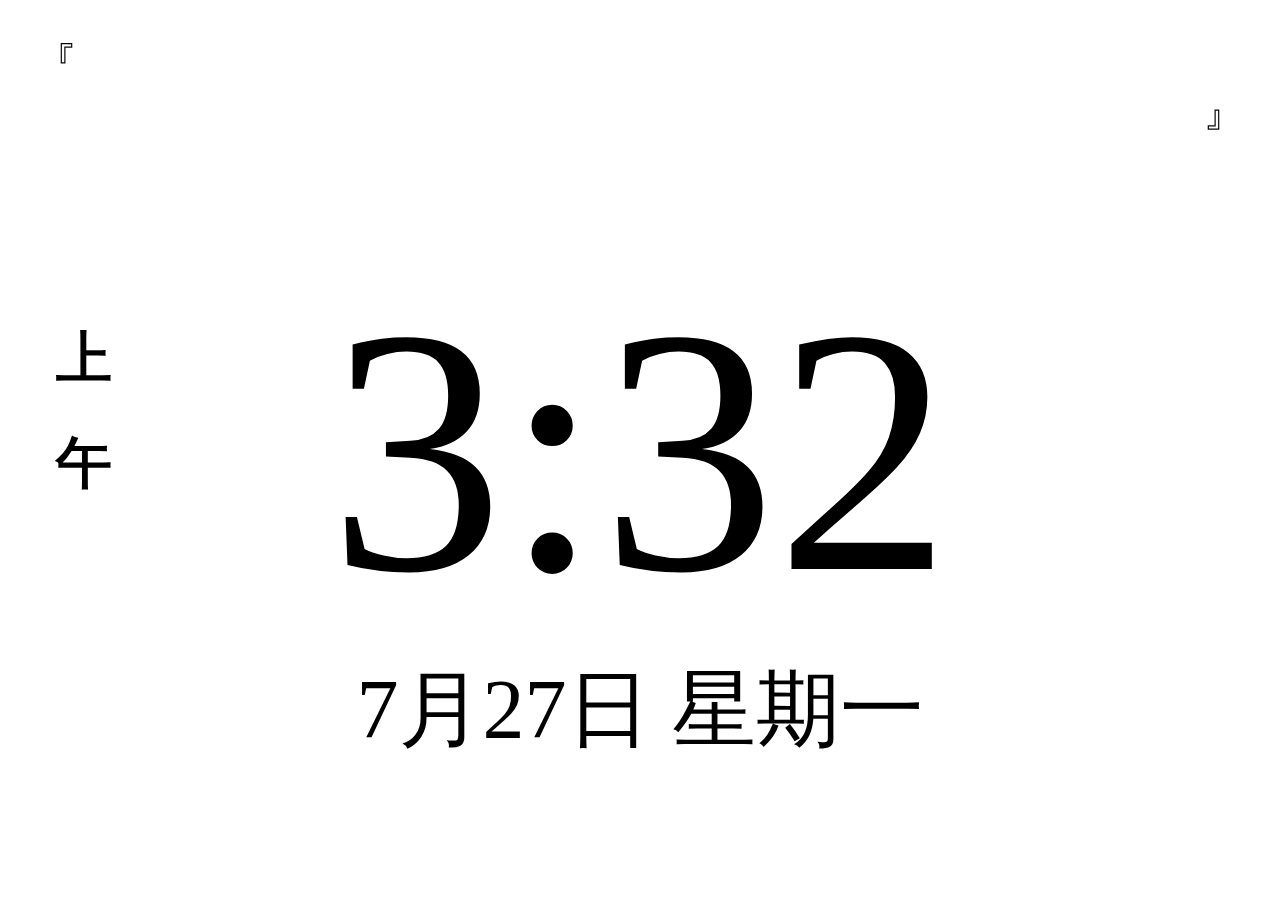
<file: refs/1pone.github.io-master/index.html>
<!DOCTYPE html>
<html>
<head>
  <meta charset="utf-8"/>
  <title>　</title>
  <link rel="stylesheet" type="text/css" href="css/style.css">
</head>

<body>
    <div class="page">
      <!-- <div id="screensize"></div> -->
      <div class="hitokoto_container">
        <div class="hitokoto_main">
          <div class="brackets-l">『</div>
          <div id="hitokoto"></div>
          <div class="brackets-r">』</div>
        </div>
        <div id="from"></div>
      </div>

      <div class="time_container">
        <div id="apm"></div>
        <div class="time" id="time">00:00</div>
        <div class="date" id="date">1月1日 星期一</div>
      </div>

      <div class="weather_container">
          <p id="weaTitle"></p>
          <div id="weaImg"></div>
          <div id="weaTemp"></div>
          <div id="weaInfo"></div>

      </div>
    </div>


    <script>
      // 获取设备显示尺寸
      // var width = window.screen.width
      // var height = window.screen.height
      // document.getElementById('screensize').innerHTML = '屏幕分辨率的宽：' + width + ' ' + '屏幕分辨率的高：'+height

      // 创建XMLHttpRequest对象
      function createXHR(){
        var xhr = null;
        if(window.XMLHttpRequest){
            xhr = new XMLHttpRequest();
        }else if(window.ActiveXObject){
            xhr = new ActiveXObject("Microsoft.XMLHTTP");
        }
        return xhr;
      }
      // 一言模块
      function hitokoto() {
        var xhr = createXHR();
        xhr.open('GET','https://v1.hitokoto.cn?encode=json&charset=utf-8',true);
        xhr.onreadystatechange = function(){
            if(this.readyState == 4){
              var data = JSON.parse(this.responseText)
              document.getElementById('hitokoto').innerHTML = data.hitokoto
              document.getElementById('from').innerHTML =data.from_who ? "「" + data.from + " " + data.from_who + "」" : "「" + data.from + "」"
            }
        }
        xhr.send(null);
      }

      hitokoto()
      setInterval("hitokoto()", 60 * 1000 * 60)

      // 时钟模块
      function clock() {
        var date = new Date()
        var utc8DiffMinutes = date.getTimezoneOffset() + 480
        date.setMinutes(date.getMinutes() + utc8DiffMinutes)

        var hour = date.getHours()

        var apm = '上<br>午'
        if (hour > 12) {
          apm = '下<br>午'
          hour -= 12
        }

        var timeString = hour + ':' + ('0' + date.getMinutes()).slice(-2)
        var dateString = (date.getMonth() + 1) + '月' + date.getDate() + '日'
        var weekList = ['日', '一', '二', '三', '四', '五', '六']
        var weekString = '星期' + weekList[date.getDay()]

        document.getElementById('apm').innerHTML = apm
        document.getElementById("time").innerHTML = timeString
        document.getElementById("date").innerHTML = dateString + " " + weekString
      }

      clock()

      setInterval("clock()", 60 * 1000)
      
      // 天气模块
      // 固定9种类型: xue、lei、shachen、wu、bingbao、yun、yu、yin、qing
      var weaImgs = {
        xue: ['&#xe645;', '&#xe645;'],
        lei: ['&#xe643;', '&#xe643;'],
        shachen: ['&#xe646;', '&#xe646;'],
        wu: ['&#xe647;', '&#xe647;'],
        bingbao: ['&#xe667;', '&#xe667;'],
        yun: ['&#xe648;', '&#xe648;'],
        yu: ['&#xe64b;', '&#xe64b;'],
        yin: ['&#xe64a;', '&#xe652;'],
        qing: ['&#xe649;', '&#xe764;'],
        weizhi: ['&#xe6f2;', '&#xe6f2;']
      }

      function getWea(){
        var xhr = createXHR();
        // xhr.open('GET','https://tianqiapi.com/free/day?appid=48353766&appsecret=VjZ4oxd5',true);
        xhr.open('GET','https://tianqiapi.com/free/day?appid=48373524&appsecret=5iHwLsS8',true);
        xhr.onreadystatechange = function(){
            if(this.readyState == 4){
              var data = JSON.parse(this.responseText)
              // 获取天气图标信息
              var imgs = weaImgs[data.wea_img]
              console.log(imgs)
              var img = imgs[0]
              var date = new Date()
              var utc8DiffMinutes = date.getTimezoneOffset() + 480
              date.setMinutes(date.getMinutes() + utc8DiffMinutes)
              var hour = date.getHours()
              // 20点后天气使用夜间天气图标
              if (hour > 19 || hour < 6) {
                img = imgs[1]
              }

              var weaImg = '<span class="iconfont">'+img+'</span>' + '<div>天气：'+data.wea+'</div>';
              var weaTemp = '<div class="tempNum">'+data.tem+'<div class="symbol">&#8451;</div></div>'+'<div>当前气温</div>';
              var weaInfo = '<div>最高气温：'+data.tem_day+'&#8451;</div>'+
                          '<div>最低气温：'+data.tem_night+'&#8451;</div>'+
                          '<div>空气质量：'+data.air+'</div>'+
                          '<div>风向：'+data.win+'</div>'+
                          '<div>风速：'+data.win_speed + ' ' + data.win_meter+'</div>'+
                          '<div>更新时间：'+data.update_time+'</div>';
              document.getElementById('weaTitle').innerHTML = data.city + '当前天气'
              document.getElementById('weaImg').innerHTML = weaImg
              document.getElementById('weaTemp').innerHTML = weaTemp
              document.getElementById('weaInfo').innerHTML = weaInfo
            }
        }
        xhr.send(null);
      }

      getWea()
      setInterval("getWea()", 60 * 1000 * 20)
    </script>
</body>
</html>
</file>
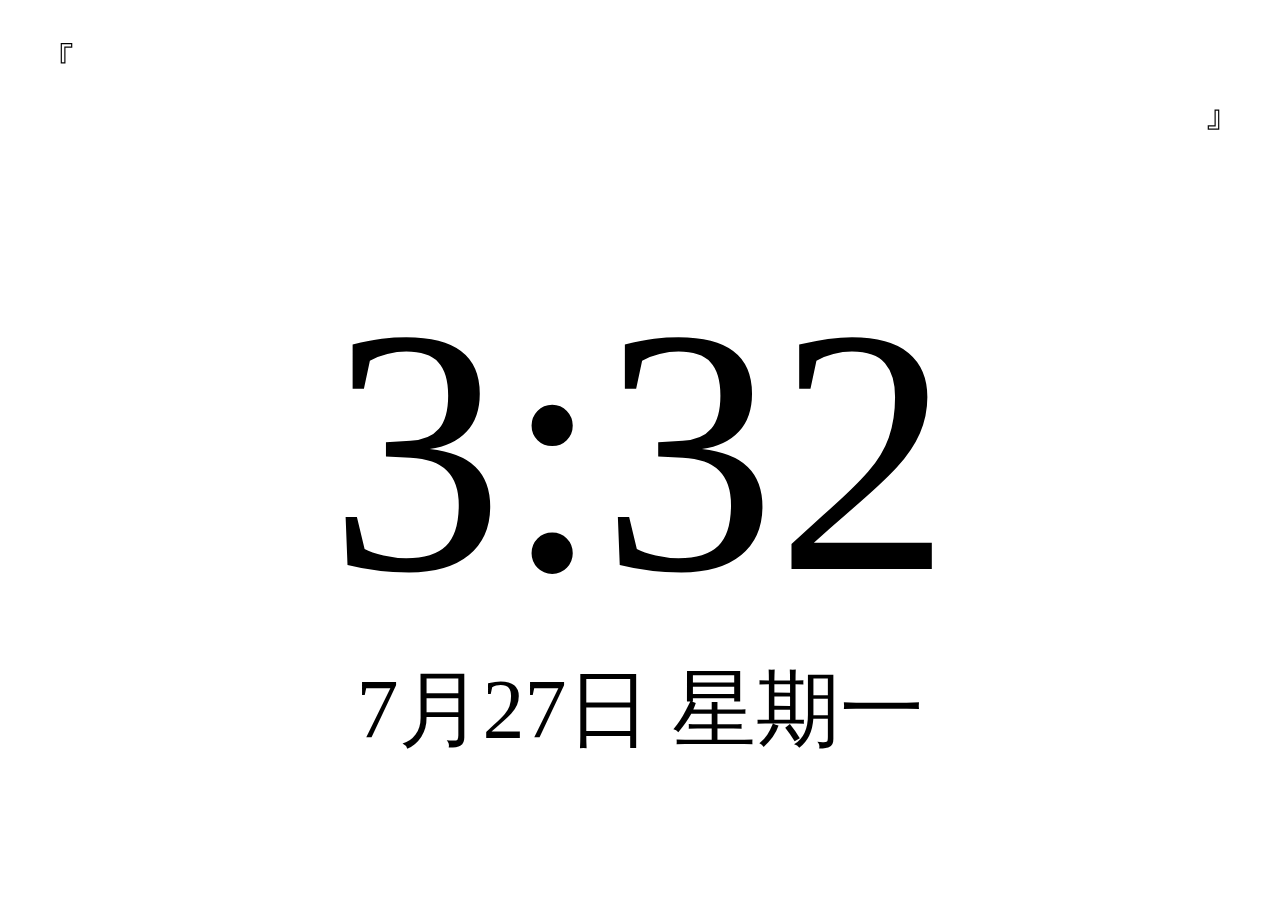
<file: refs/1pone.github.io-master/24/index.html>
<!DOCTYPE html>
<html>
<head>
    <meta charset="utf-8"/>
    <title>　</title>
    <link rel="stylesheet" type="text/css" href="css/style.css">
</head>

<body>
    <div class="page">
      <!-- <div id="screensize"></div> -->
      <div class="hitokoto_container">
        <div class="hitokoto_main">
          <div class="brackets-l">『</div>
          <div id="hitokoto"></div>
          <div class="brackets-r">』</div>
        </div>
        <div id="from"></div>
      </div>

      <div class="time_container">
        <div class="time" id="time">00:00</div>
        <div class="date" id="date">1月1日 星期一</div>
      </div>

      <div class="weather_container">
          <p id="weaTitle"></p>
          <div id="weaImg"></div>
          <div id="weaTemp"></div>
          <div id="weaInfo"></div>

      </div>
    </div>


    <script>
      // 获取设备显示尺寸
      // var width = window.screen.width
      // var height = window.screen.height
      // document.getElementById('screensize').innerHTML = '屏幕分辨率的宽：' + width + ' ' + '屏幕分辨率的高：'+height

      // 创建XMLHttpRequest对象
      function createXHR(){
        var xhr = null;
        if(window.XMLHttpRequest){
            xhr = new XMLHttpRequest();
        }else if(window.ActiveXObject){
            xhr = new ActiveXObject("Microsoft.XMLHTTP");
        }
        return xhr;
      }
      // 一言模块
      function hitokoto() {
        var xhr = createXHR();
        xhr.open('GET','https://v1.hitokoto.cn?encode=json&charset=utf-8',true);
        xhr.onreadystatechange = function(){
            if(this.readyState == 4){
              var data = JSON.parse(this.responseText)
              document.getElementById('hitokoto').innerHTML = data.hitokoto
              document.getElementById('from').innerHTML =data.from_who ? "「" + data.from + " " + data.from_who + "」" : "「" + data.from + "」"
            }
        }
        xhr.send(null);
      }

      hitokoto()
      setInterval("hitokoto()", 60 * 1000 * 60)

      // 时钟模块
      function clock() {
        var date = new Date()
        var utc8DiffMinutes = date.getTimezoneOffset() + 480
        date.setMinutes(date.getMinutes() + utc8DiffMinutes)

        var hour = date.getHours()

        var timeString = hour + ':' + ('0' + date.getMinutes()).slice(-2)
        var dateString = (date.getMonth() + 1) + '月' + date.getDate() + '日'
        var weekList = ['日', '一', '二', '三', '四', '五', '六']
        var weekString = '星期' + weekList[date.getDay()]

        document.getElementById("time").innerHTML = timeString
        document.getElementById("date").innerHTML = dateString + " " + weekString
      }

      clock()

      setInterval("clock()", 60 * 1000)
      
      // 天气模块
      // 固定9种类型: xue、lei、shachen、wu、bingbao、yun、yu、yin、qing
      var weaImgs = {
        xue: ['&#xe645;', '&#xe645;'],
        lei: ['&#xe643;', '&#xe643;'],
        shachen: ['&#xe646;', '&#xe646;'],
        wu: ['&#xe647;', '&#xe647;'],
        bingbao: ['&#xe667;', '&#xe667;'],
        yun: ['&#xe648;', '&#xe648;'],
        yu: ['&#xe64b;', '&#xe64b;'],
        yin: ['&#xe64a;', '&#xe652;'],
        qing: ['&#xe649;', '&#xe764;'],
        weizhi: ['&#xe6f2;', '&#xe6f2;']
      }

      function getWea(){
        var xhr = createXHR();
        // xhr.open('GET','https://tianqiapi.com/free/day?appid=48353766&appsecret=VjZ4oxd5',true);
        xhr.open('GET','https://tianqiapi.com/free/day?appid=48373524&appsecret=5iHwLsS8',true);
        xhr.onreadystatechange = function(){
            if(this.readyState == 4){
              var data = JSON.parse(this.responseText)
              // 获取天气图标信息
              var imgs = weaImgs[data.wea_img]
              console.log(imgs)
              var img = imgs[0]
              var date = new Date()
              var utc8DiffMinutes = date.getTimezoneOffset() + 480
              date.setMinutes(date.getMinutes() + utc8DiffMinutes)
              var hour = date.getHours()
              // 20点后天气使用夜间天气图标
              if (hour > 19 || hour < 6) {
                img = imgs[1]
              }

              var weaImg = '<span class="iconfont">'+img+'</span>' + '<div>天气：'+data.wea+'</div>';
              var weaTemp = '<div class="tempNum">'+data.tem+'<div class="symbol">&#8451;</div></div>'+'<div>当前气温</div>';
              var weaInfo = '<div>最高气温：'+data.tem_day+'&#8451;</div>'+
                          '<div>最低气温：'+data.tem_night+'&#8451;</div>'+
                          '<div>空气质量：'+data.air+'</div>'+
                          '<div>风向：'+data.win+'</div>'+
                          '<div>风速：'+data.win_speed + ' ' + data.win_meter+'</div>'+
                          '<div>更新时间：'+data.update_time+'</div>';
              document.getElementById('weaTitle').innerHTML = data.city + '当前天气'
              document.getElementById('weaImg').innerHTML = weaImg
              document.getElementById('weaTemp').innerHTML = weaTemp
              document.getElementById('weaInfo').innerHTML = weaInfo
            }
        }
        xhr.send(null);
      }

      getWea()
      setInterval("getWea()", 60 * 1000 * 20)
    </script>
</body>
</html>
</file>
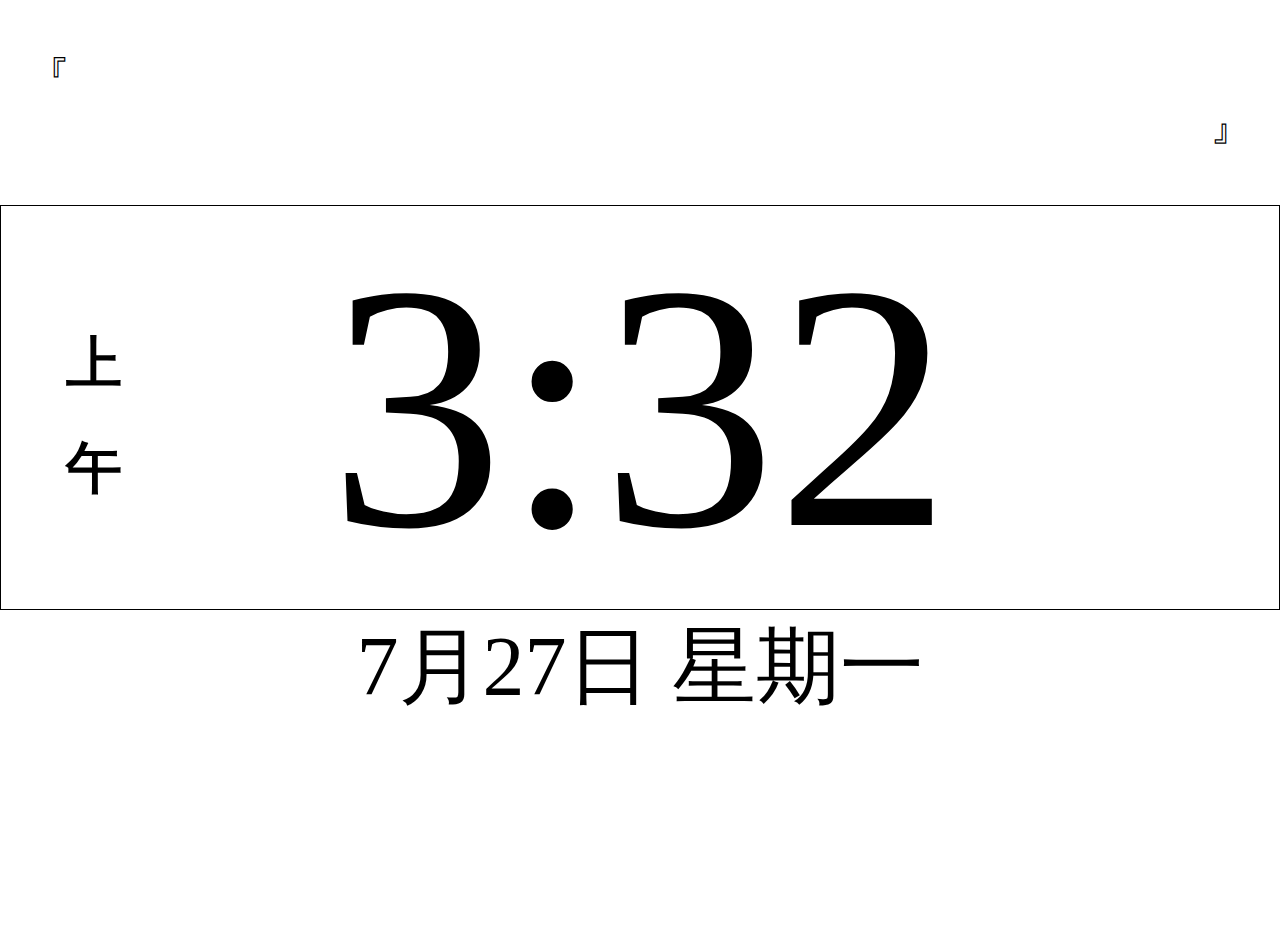
<file: refs/1pone.github.io-master/beta/index.html>
<!DOCTYPE html>
<html>

<head>
    <meta charset="utf-8" />
    <meta name="viewport" content="maximum-scale=1.0,minimum-scale=1.0,user-scalable=0,width=device-width,initial-scale=1.0" />
    <title>　</title>
    <link rel="stylesheet" type="text/css" href="css/style.css">
    <script src="js/main.js"></script>
    <style type="text/css">
        .nonetop_container,
        .weibo_container {
            display: none;
        }
    </style>
</head>

<body scroll="no">
    <div class="page white">
        <div id="log_container">
        </div>
        <div id="top">
            <div class="nonetop_container">
            </div>
            <div class="hitokoto_container">
                <div class="hitokoto_main">
                    <div class="brackets-l">『</div>
                    <div id="hitokoto"></div>
                    <div class="brackets-r">』</div>
                </div>
                <div id="from"></div>
            </div>

            <div class="weibo_container">
                <div class="weibo_title">微博实时热搜</div>
                <div class="hot_list">
                    <ul id="hot_word"></ul>
                    <ul id="hot_word_num"></ul>
                </div>
            </div>
        </div>

        <div id="middle">
            <div class="time_container">
                <div id="apm"></div>
                <div class="time" id="time">00:00</div>
                <div class="date" id="date">1月1日 星期一</div>
            </div>
        </div>

        <div id="bottom">
            <div class="nonebtm_container"></div>

            <div class="weather_container">
                <div id="weaTitle"></div>
                <div id="weaImg"></div>
                <div id="weaTemp"></div>
                <div id="weaInfo"></div>
            </div>
        </div>
    </div>

    <script>
        // var logger = document.getElementById('log_container');
        // console.log(logger)
        // console.log = function(message) {
        //     if (typeof message == 'object') {
        //         logger.innerHTML += (JSON && JSON.stringify ? JSON.stringify(message) : message) + '<br />';
        //     } else {
        //         logger.innerHTML += message + '<br />';
        //     }
        // }

        bg_autoMode = false

        // 绑定12/24小时制切换、横/竖屏切换事件
        addEvent(bg_autoMode) // autoMode

        // 一言模块
        hitokoto()
        hitokoto_timer = setInterval("hitokoto()", 60 * 1000 * 60)

        // 微博热搜模块
        weibo();
        weibo_timer = setInterval("weibo()", 60 * 1000 * 20);

        // 时钟模块
        clock(bg_autoMode)
        time_timer = setInterval('clock(' + bg_autoMode + ')', 60 * 1000)

        // 天气模块
        getWea()
        weather_timer = setInterval("getWea()", 60 * 1000 * 20)

        // 图片背景模块在模块切换器中加载...
        picture()
        setInterval("picture()", 60 * 1000 * 60)
    </script>
</body>

</html>
</file>
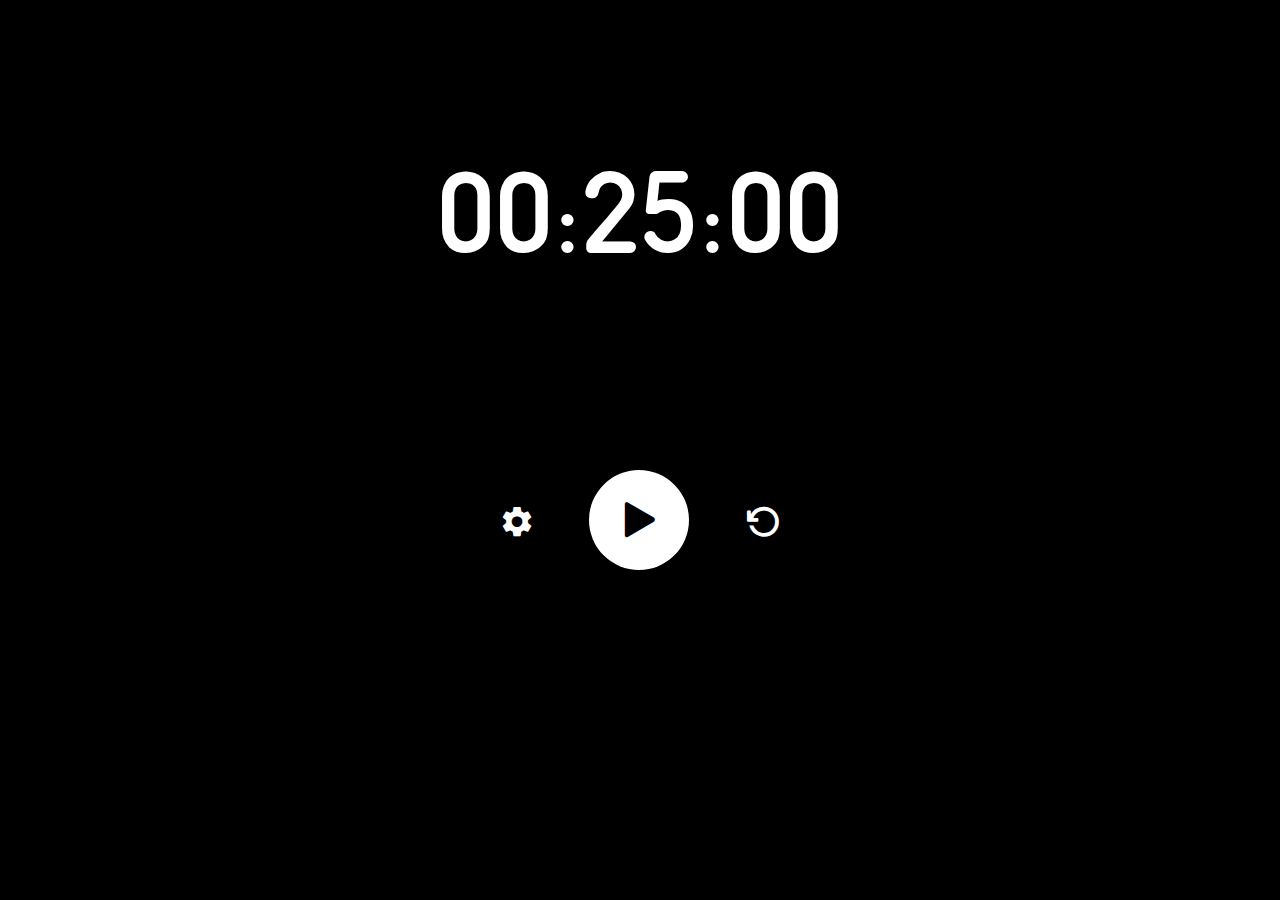
<file: tomato.html>
<!DOCTYPE html>
<html lang="en">

<head>
    <meta charset="UTF-8">
    <meta name="viewport" content="width=device-width, initial-scale=1.0">
    <title>番茄钟</title>
    <link rel="stylesheet" href="css/fonts.css">
    <link rel="stylesheet" href="css/main.css">
    <link rel="stylesheet" href="css/tomato.css">
    <link rel="stylesheet" href="css/iconfont/iconfont.css">
    <!-- <script src="js/vue.js"></script> -->
</head>

<body style="background-color: #000;">
    <div class="tomato">
        <!-- <button class="expand-btn"><img class="expand-icon" src="images/expand-w.png" alt=""></button> -->
        <!-- <p id="description">番茄钟·<span id="desc">25</span>分钟</p> -->
        <p id="countDownArea">00:25:00</p>
        <p id="functions">
            <input type="button" value="&#xe612;" class="buttons" id="settingBtn">
            <input type="button" value="&#xe6da;" class="buttons" id="pause" hidden>
            <input type="button" value="&#xe6de;" class="buttons" id="start">
            <input type="button" value="&#xe633;" class="buttons" id="reset">
        </p>
        <div id="settingArea" hidden>
            <p id="functions">
                <input type="text" id="duration" class="tarea" value="25"><span style="padding-left: 10px;">分钟</span> 
                <input type="button" value="&#xe72a;" class="buttons" id="closeSettingBtn">
                <input type="button" value="&#xe73e;" class="buttons" id="setDuration">
            </p>
        </div>
    </div>
    <div class="bottom">
        <script
            type="text/javascript">document.write(unescape("%3Cspan id='cnzz_stat_icon_1279658155'%3E%3C/span%3E%3Cscript src='https://s4.cnzz.com/z_stat.php%3Fid%3D1279658155%26online%3D1%26show%3Dline' type='text/javascript'%3E%3C/script%3E"));</script>
    </div>
</body>
<script>
    window.onload = function () {
        var oBtnStart = document.getElementById('start');
        var oBtnPause = document.getElementById('pause');
        var oBtnReset = document.getElementById('reset');
        var oBtnSetting = document.getElementById('settingBtn');
        var oBtnCloseSetting = document.getElementById('closeSettingBtn');

        var oTextDuration = document.getElementById('duration');
        var oBtnSetDuration = document.getElementById('setDuration');
        var oCountDownArea = document.getElementById('countDownArea');
        var oSettingArea = document.getElementById('settingArea');

        // var oDesc = document.getElementById('desc');
        var defaultDuration = 25 * 60 * 1000;
        var timer = null;
        var now = 0;

        oBtnStart.onclick = function () {
            document.body.style.background = "#000";

            oBtnStart.setAttribute('hidden', true);
            oBtnPause.removeAttribute('hidden');
            clearInterval(timer);
            now = Date.now();
            oCountDownArea.innerHTML = beautyTime(defaultDuration);
            timer = setInterval(function () {
                var newNow = Date.now();
                var timeDelay = defaultDuration - (newNow - now);
                if (timeDelay <= 0) {
                    clearInterval(timer);
                    oCountDownArea.innerHTML = "00:00:00";
                    document.body.style.background = "#555";
                    oBtnPause.setAttribute('hidden', true);
                    oBtnStart.removeAttribute('hidden');
                    return;
                }
                oCountDownArea.innerHTML = beautyTime(timeDelay);
            }, 500);
        }

        oBtnPause.onclick = function () {
            oBtnPause.setAttribute('hidden', true);
            oBtnStart.removeAttribute('hidden');
            clearInterval(timer);
            // document.body.style.background = "#555";

        }

        oBtnReset.onclick = function () {
            document.body.style.background = "#000";
            oBtnPause.setAttribute('hidden', true);
            oBtnStart.removeAttribute('hidden');
            clearInterval(timer);
            defaultDuration = 25 * 60 * 1000;
            oCountDownArea.innerHTML = beautyTime(defaultDuration);
        }
        oBtnSetting.onclick = function () {
            oSettingArea.removeAttribute('hidden');
        }

        //you can set the duration manually
        oBtnSetDuration.onclick = function () {
            clearInterval(timer);
            defaultDuration = parseInt(oTextDuration.value) * 60 * 1000;
            oCountDownArea.innerHTML = beautyTime(defaultDuration);
            // oDesc.innerHTML = parseInt((defaultDuration % 3600000) / 60000);
            oSettingArea.setAttribute('hidden', true);


        }

        oBtnCloseSetting.onclick = function () {
            oSettingArea.setAttribute('hidden', true);
        }
        // 美化时间
        function beautyTime(time) {
            var hour = parseInt(time / 3600000);
            var min = parseInt((time % 3600000) / 60000);
            var sec = parseInt((time % 60000) / 1000);
            var other = time - hour * 3600000 - min * 60000 - sec * 1000;
            if (hour < 10) hour = '0' + hour;
            if (min < 10) min = '0' + min;
            if (sec < 10) sec = '0' + sec;
            return hour + ":" + min + ":" + sec;
        }

    }   
</script>

</html>
</file>
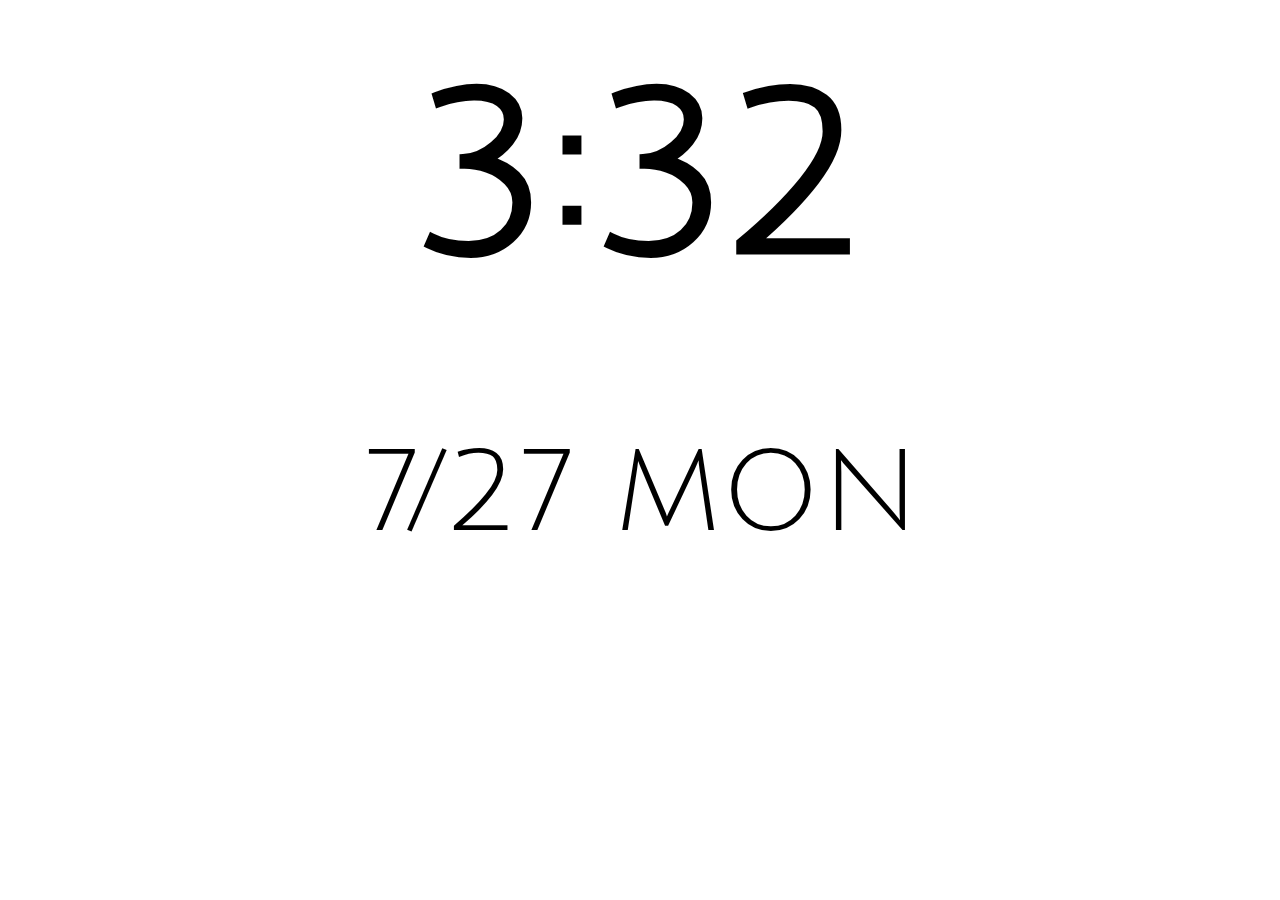
<file: refs/test.html>
<!DOCTYPE html>
<html>

<head>
    <meta charset="utf-8" />
    <meta name="viewport"
        content="width=device-width, initial-scale=1.0, minimum-scale=1.0, maximum-scale=1.0, user-scalable=no">
    <title>clock</title>
    <link href="https://fonts.font.im/css2?family=Julius+Sans+One" rel="stylesheet">
    <style>
        /* default: do nothing*/
        .style-0 {}

        /* style 1: hide weather widget */
        .style-1 #he-plugin-standard {
            display: none;
        }

        /* style 2: hide weather widget, rotate 90deg,larger text */
        .style-2 {
            -webkit-transform: rotate(90deg);
        }

        .style-2 #he-plugin-standard {
            display: none;
        }

        .style-2 #time {
            font-size: 13rem;
        }
    </style>
    <style>
        body {
            color: #000000;
            background-color: #ffffff;
            margin: 0;
        }

        .page {
            position: fixed;
            width: 100%;
            height: 100%;
            font-family: 'Julius Sans One', sans-serif;
        }

        .flash #he-plugin-standard {
            display: none;
        }

        #time,
        #date {
            width: 100%;
            margin: 0;
            padding: 0;
            margin: auto;
            text-align: center;
        }

        #time {
            top: 0;
            height: 40%;
            font-size: 10rem;

            font-weight: 700;
        }

        #date {
            height: 30%;
            font-size: 5rem;
        }

        /* adjust weather width */
        #he-plugin-standard {
            margin: auto !important;
        }

        .wv-lt-location {
            text-align: center !important;
        }

        .wv-lt-location span {
            font-size: 2rem !important;
        }

        .wv-lt-location a {
            font-size: 1rem !important;
        }

        img {
            width: 7rem !important;
            margin: 0 !important;
        }

        .wv-n-h-now-img {
            text-align: center !important;
        }

        .wv-v-h-row {
            display: flex;
            display: -webkit-box;
        }

        .wv-v-h-location {
            width: 33% !important;
            margin-top: 3em;
        }

        .wv-v-h-col-left {
            width: 66% !important;
        }

        .wv-lt-refresh,
        .wv-n-h-now-alarm,
        .wv-n-h-now-rain,
        .wv-n-h-now-txt {
            display: none !important;
        }

        .wv-v-h-now {
            margin: 0 !important;
            padding: 0 !important;
        }

        .wv-n-h-now-tmp {
            font-size: 3rem !important;
        }

        .wv-top-select,
        .wv-top-button {
            width: 100% !important;
        }

        .wv-top-col-3-c {
            margin: 10px !important;
        }

        .wv-n-h-now-content {
            text-align: center;
            width: 50% !important;
        }

        .wv-lt-col-7 {
            width: 100% !important;
        }

        /* adjust weather width end */
    </style>
</head>

<body>

    <div class="page style-0" id="page">
        <div class="time" id="time" onclick="changeStyle()"></div>
        <div class="date" id="date" onclick="pause()"></div>

        <!-- weather widget from  https://cj.weather.com.cn/ -->
        <div id="he-plugin-standard"></div>
        <script>
            WIDGET = {
                CONFIG: {
                    "layout": 1,
                    "width": document.documentElement.clientWidth * 0.7,
                    "height": document.documentElement.clientHeight * 0.3,
                    "background": 5,
                    "dataColor": "000000",
                    "modules": "10",
                    "key": "1W26JbTAJH",
                    "language": "auto"
                }
            }
        </script>
        <script src="https://apip.weatherdt.com/standard/static/js/weather-standard-common.js?v=2.0"></script>
        <!-- weather widget end -->
    </div>


    <script>
        var last_time;
        var last_flash;
        var interval_id;
        var style = 0;
        const timeDiv = document.getElementById("time");
        const dateDiv = document.getElementById("date");
        const pageDiv = document.getElementById("page");
        const halt = "HALT";

        function pause() {
            if (timeDiv.innerHTML == halt) {
                last_time = 0;
                updateTime()
                interval_id = setInterval("updateTime()", 1 * 1000)
            } else {
                clearInterval(interval_id);
                timeDiv.innerHTML = halt;
            }
        }
        function setTimeAndDateWidgetHeight(base, timeHeight, dateHeight) {
            timeDiv.style.height = base * timeHeight + "px";
            timeDiv.style.lineHeight = base * timeHeight + "px";
            dateDiv.style.height = base * dateHeight + "px";
            dateDiv.style.lineHeight = base * dateHeight + "px";
        }
        function changeStyle() {
            var clientHeight = document.documentElement.clientHeight;
            var clientWidth = document.documentElement.clientWidth;
            switch (style) {
                case 1:
                    pageDiv.classList.add('style-1');
                    pageDiv.style.left = 0;
                    setTimeAndDateWidgetHeight(clientHeight, 0.7, 0.3);
                    style++;
                    break;
                case 2:
                    pageDiv.classList.remove('style-2');
                    pageDiv.classList.add('style-2');
                    pageDiv.style.left = -((clientHeight - clientWidth) / 2) + 'px';
                    setTimeAndDateWidgetHeight(clientWidth, 0.7, 0.3);
                    style++;
                    break;
                default:
                    pageDiv.classList.remove('style-1');
                    pageDiv.classList.remove('style-2');
                    pageDiv.style.left = 0;
                    setTimeAndDateWidgetHeight(clientHeight, 0.4, 0.3)
                    style = 1;
            }
        }
        changeStyle();

        function fontSizeAutoChange() {
            var clientHeight = document.documentElement.clientHeight;
            var clientWidth = document.documentElement.clientWidth;
            document.documentElement.style.fontSize = (clientHeight / 40) + "px";
        }
        fontSizeAutoChange();
        window.onresize = fontSizeAutoChange;

        function getQueryVariable(variable) {
            var query = window.location.search.substring(1);
            var vars = query.split("&");
            for (var i = 0; i < vars.length; i++) {
                var pair = vars[i].split("=");
                if (pair[0] == variable) { return pair[1]; }
            }
            return (false);
        }

        function updateTime() {
            var date = new Date()
            var timezone = getQueryVariable("timezone") ? getQueryVariable("timezone") : 8
            var utc8DiffMinutes = date.getTimezoneOffset() + timezone * 60;
            date.setMinutes(date.getMinutes() + utc8DiffMinutes);
            if (date.getMinutes() == 0 && date.getHours() != last_flash) {
                last_flash = date.getHours();
                flash();
            }
            var timeString = date.getHours() + ':' + ('0' + date.getMinutes()).slice(-2)
            var dateString = (date.getMonth() + 1) + '/' + date.getDate()
            var weekList = ['SUN', 'MON', 'TUE', 'WED', 'THU', 'FRI', 'SAT']
            var weekString = weekList[date.getDay()]
            if (last_time != timeString) {
                timeDiv.innerHTML = timeString
                dateDiv.innerHTML = dateString + ' ' + weekString
            }
            last_time = timeString;
        }
        updateTime()
        interval_id = setInterval("updateTime()", 60000)

        function flash() {
            document.body.style.backgroundColor = '#000';
            pageDiv.classList.add('flash');
            setTimeout("page.classList.remove('flash');document.body.style.backgroundColor = '#FFF';", 1000)
        }
    </script>
</body>

</html>
</file>
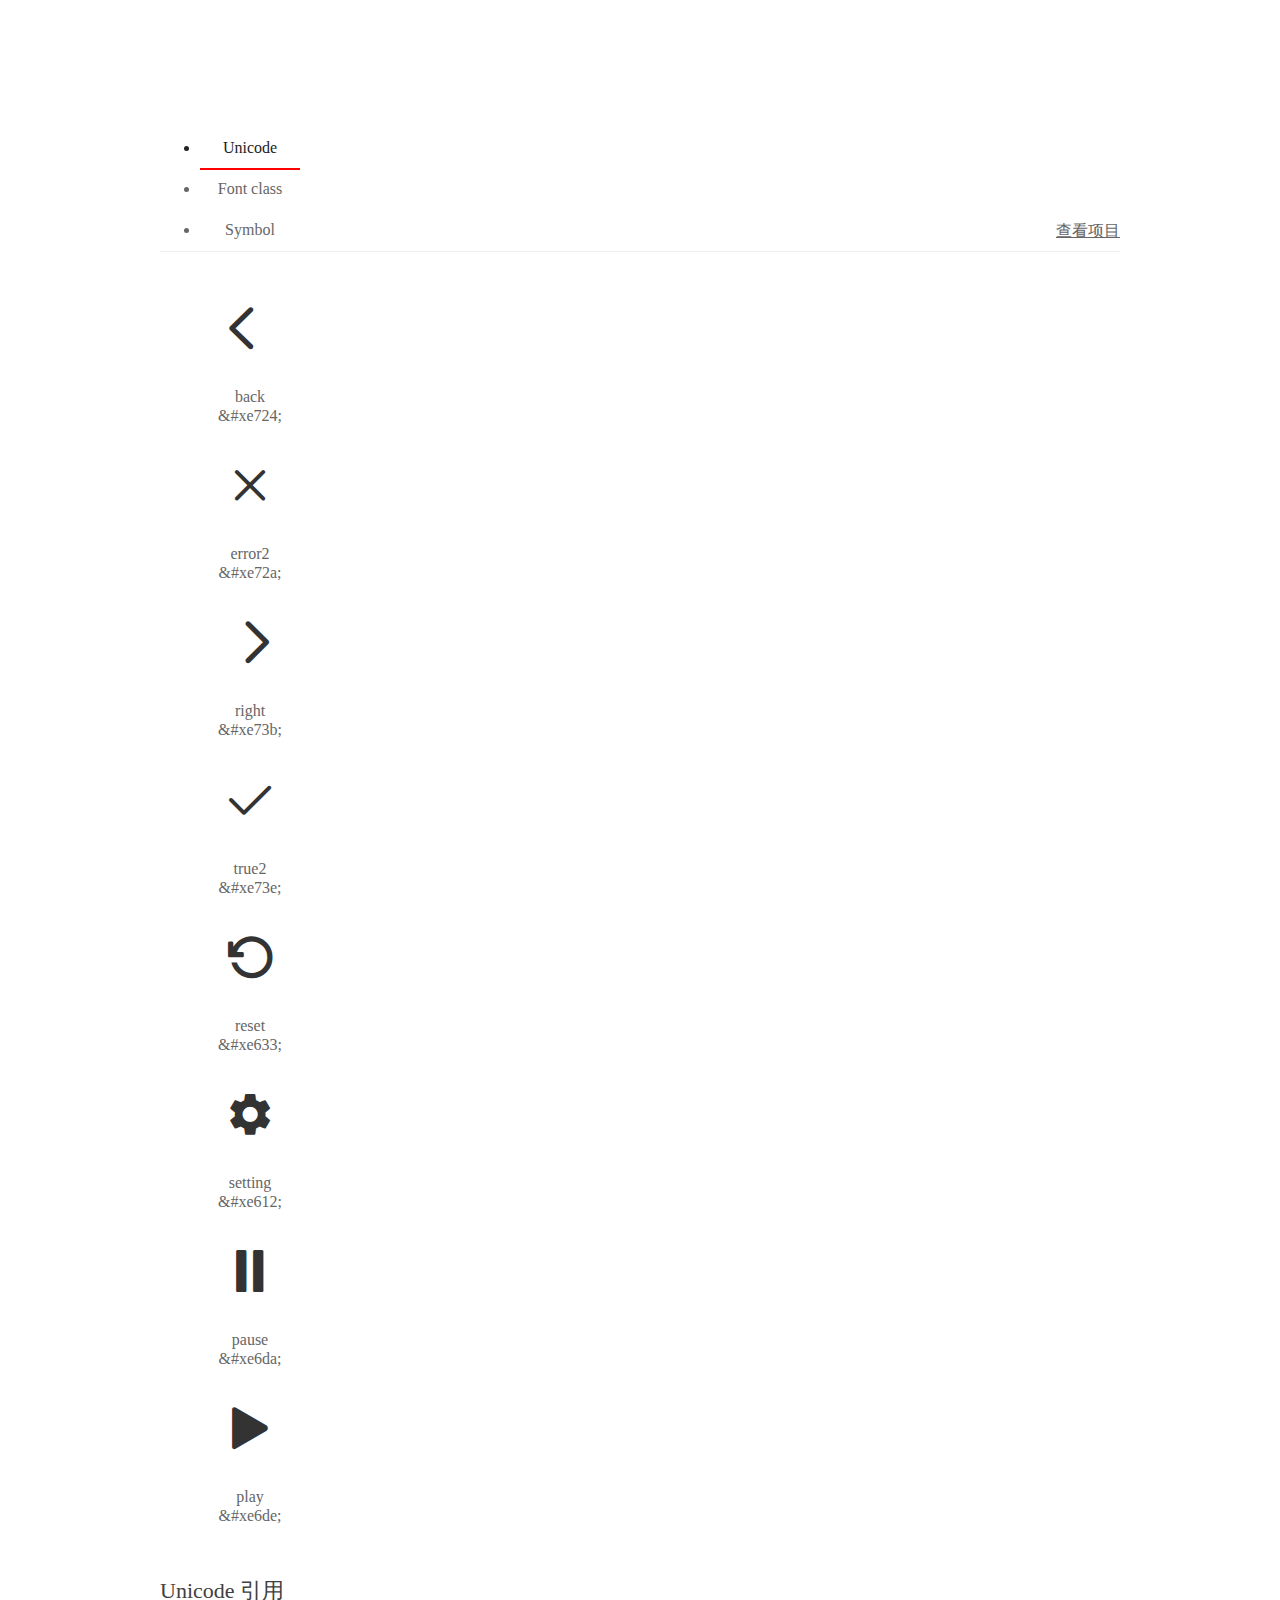
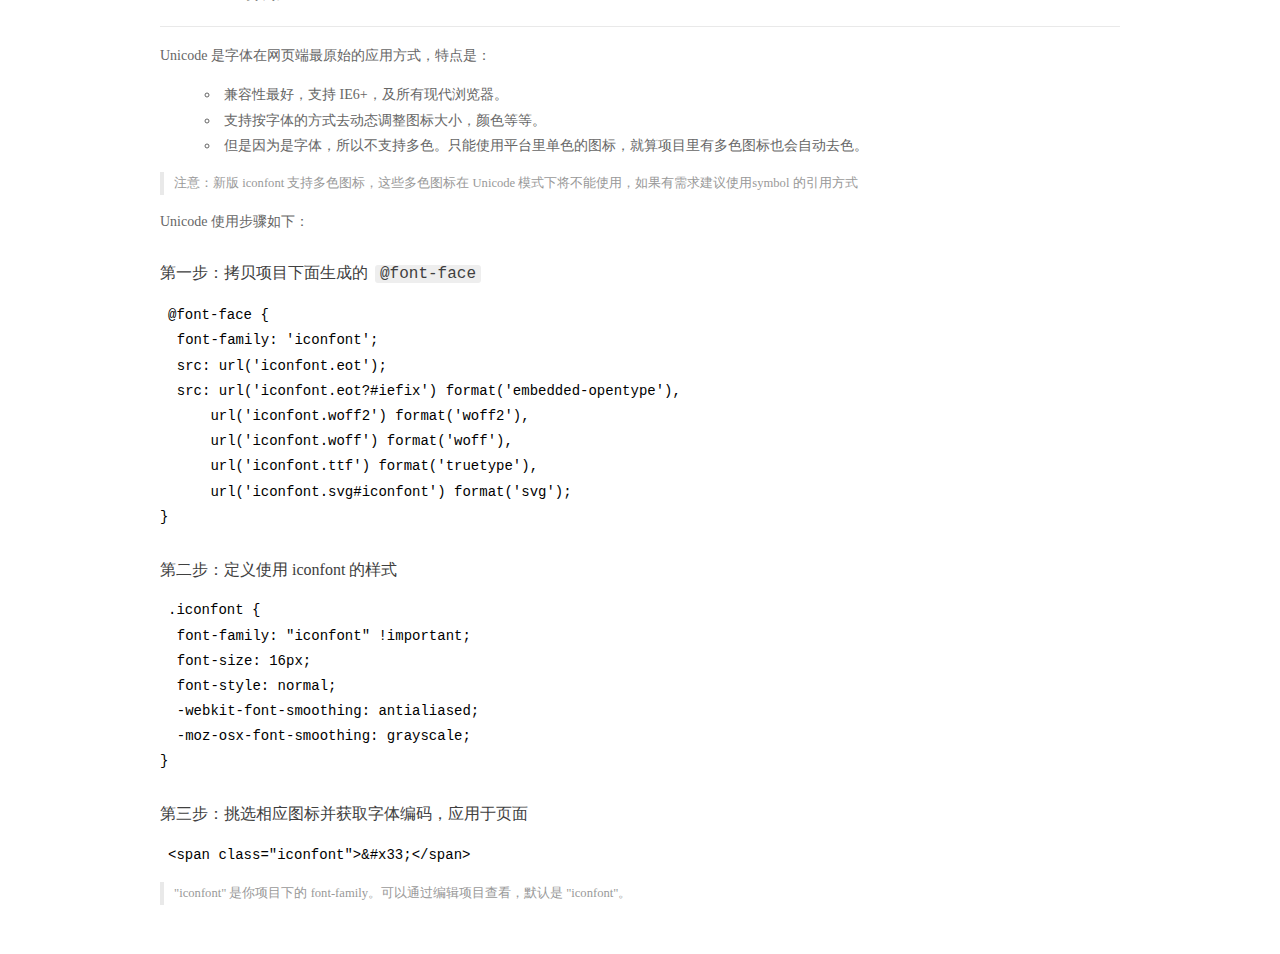
<file: css/iconfont/demo_index.html>
<!DOCTYPE html>
<html>
<head>
  <meta charset="utf-8"/>
  <title>IconFont Demo</title>
  <link rel="shortcut icon" href="https://img.alicdn.com/tps/i4/TB1_oz6GVXXXXaFXpXXJDFnIXXX-64-64.ico" type="image/x-icon"/>
  <link rel="stylesheet" href="https://g.alicdn.com/thx/cube/1.3.2/cube.min.css">
  <link rel="stylesheet" href="demo.css">
  <link rel="stylesheet" href="iconfont.css">
  <script src="iconfont.js"></script>
  <!-- jQuery -->
  <script src="https://a1.alicdn.com/oss/uploads/2018/12/26/7bfddb60-08e8-11e9-9b04-53e73bb6408b.js"></script>
  <!-- 代码高亮 -->
  <script src="https://a1.alicdn.com/oss/uploads/2018/12/26/a3f714d0-08e6-11e9-8a15-ebf944d7534c.js"></script>
</head>
<body>
  <div class="main">
    <h1 class="logo"><a href="https://www.iconfont.cn/" title="iconfont 首页" target="_blank">&#xe86b;</a></h1>
    <div class="nav-tabs">
      <ul id="tabs" class="dib-box">
        <li class="dib active"><span>Unicode</span></li>
        <li class="dib"><span>Font class</span></li>
        <li class="dib"><span>Symbol</span></li>
      </ul>
      
      <a href="https://www.iconfont.cn/manage/index?manage_type=myprojects&projectId=2345828" target="_blank" class="nav-more">查看项目</a>
      
    </div>
    <div class="tab-container">
      <div class="content unicode" style="display: block;">
          <ul class="icon_lists dib-box">
          
            <li class="dib">
              <span class="icon iconfont">&#xe724;</span>
                <div class="name">back</div>
                <div class="code-name">&amp;#xe724;</div>
              </li>
          
            <li class="dib">
              <span class="icon iconfont">&#xe72a;</span>
                <div class="name">error2</div>
                <div class="code-name">&amp;#xe72a;</div>
              </li>
          
            <li class="dib">
              <span class="icon iconfont">&#xe73b;</span>
                <div class="name">right</div>
                <div class="code-name">&amp;#xe73b;</div>
              </li>
          
            <li class="dib">
              <span class="icon iconfont">&#xe73e;</span>
                <div class="name">true2</div>
                <div class="code-name">&amp;#xe73e;</div>
              </li>
          
            <li class="dib">
              <span class="icon iconfont">&#xe633;</span>
                <div class="name">reset</div>
                <div class="code-name">&amp;#xe633;</div>
              </li>
          
            <li class="dib">
              <span class="icon iconfont">&#xe612;</span>
                <div class="name">setting</div>
                <div class="code-name">&amp;#xe612;</div>
              </li>
          
            <li class="dib">
              <span class="icon iconfont">&#xe6da;</span>
                <div class="name">pause</div>
                <div class="code-name">&amp;#xe6da;</div>
              </li>
          
            <li class="dib">
              <span class="icon iconfont">&#xe6de;</span>
                <div class="name">play</div>
                <div class="code-name">&amp;#xe6de;</div>
              </li>
          
          </ul>
          <div class="article markdown">
          <h2 id="unicode-">Unicode 引用</h2>
          <hr>

          <p>Unicode 是字体在网页端最原始的应用方式，特点是：</p>
          <ul>
            <li>兼容性最好，支持 IE6+，及所有现代浏览器。</li>
            <li>支持按字体的方式去动态调整图标大小，颜色等等。</li>
            <li>但是因为是字体，所以不支持多色。只能使用平台里单色的图标，就算项目里有多色图标也会自动去色。</li>
          </ul>
          <blockquote>
            <p>注意：新版 iconfont 支持多色图标，这些多色图标在 Unicode 模式下将不能使用，如果有需求建议使用symbol 的引用方式</p>
          </blockquote>
          <p>Unicode 使用步骤如下：</p>
          <h3 id="-font-face">第一步：拷贝项目下面生成的 <code>@font-face</code></h3>
<pre><code class="language-css"
>@font-face {
  font-family: 'iconfont';
  src: url('iconfont.eot');
  src: url('iconfont.eot?#iefix') format('embedded-opentype'),
      url('iconfont.woff2') format('woff2'),
      url('iconfont.woff') format('woff'),
      url('iconfont.ttf') format('truetype'),
      url('iconfont.svg#iconfont') format('svg');
}
</code></pre>
          <h3 id="-iconfont-">第二步：定义使用 iconfont 的样式</h3>
<pre><code class="language-css"
>.iconfont {
  font-family: "iconfont" !important;
  font-size: 16px;
  font-style: normal;
  -webkit-font-smoothing: antialiased;
  -moz-osx-font-smoothing: grayscale;
}
</code></pre>
          <h3 id="-">第三步：挑选相应图标并获取字体编码，应用于页面</h3>
<pre>
<code class="language-html"
>&lt;span class="iconfont"&gt;&amp;#x33;&lt;/span&gt;
</code></pre>
          <blockquote>
            <p>"iconfont" 是你项目下的 font-family。可以通过编辑项目查看，默认是 "iconfont"。</p>
          </blockquote>
          </div>
      </div>
      <div class="content font-class">
        <ul class="icon_lists dib-box">
          
          <li class="dib">
            <span class="icon iconfont icon-back"></span>
            <div class="name">
              back
            </div>
            <div class="code-name">.icon-back
            </div>
          </li>
          
          <li class="dib">
            <span class="icon iconfont icon-error"></span>
            <div class="name">
              error2
            </div>
            <div class="code-name">.icon-error
            </div>
          </li>
          
          <li class="dib">
            <span class="icon iconfont icon-right"></span>
            <div class="name">
              right
            </div>
            <div class="code-name">.icon-right
            </div>
          </li>
          
          <li class="dib">
            <span class="icon iconfont icon-true"></span>
            <div class="name">
              true2
            </div>
            <div class="code-name">.icon-true
            </div>
          </li>
          
          <li class="dib">
            <span class="icon iconfont icon-reset"></span>
            <div class="name">
              reset
            </div>
            <div class="code-name">.icon-reset
            </div>
          </li>
          
          <li class="dib">
            <span class="icon iconfont icon-setting"></span>
            <div class="name">
              setting
            </div>
            <div class="code-name">.icon-setting
            </div>
          </li>
          
          <li class="dib">
            <span class="icon iconfont icon-pause"></span>
            <div class="name">
              pause
            </div>
            <div class="code-name">.icon-pause
            </div>
          </li>
          
          <li class="dib">
            <span class="icon iconfont icon-play"></span>
            <div class="name">
              play
            </div>
            <div class="code-name">.icon-play
            </div>
          </li>
          
        </ul>
        <div class="article markdown">
        <h2 id="font-class-">font-class 引用</h2>
        <hr>

        <p>font-class 是 Unicode 使用方式的一种变种，主要是解决 Unicode 书写不直观，语意不明确的问题。</p>
        <p>与 Unicode 使用方式相比，具有如下特点：</p>
        <ul>
          <li>兼容性良好，支持 IE8+，及所有现代浏览器。</li>
          <li>相比于 Unicode 语意明确，书写更直观。可以很容易分辨这个 icon 是什么。</li>
          <li>因为使用 class 来定义图标，所以当要替换图标时，只需要修改 class 里面的 Unicode 引用。</li>
          <li>不过因为本质上还是使用的字体，所以多色图标还是不支持的。</li>
        </ul>
        <p>使用步骤如下：</p>
        <h3 id="-fontclass-">第一步：引入项目下面生成的 fontclass 代码：</h3>
<pre><code class="language-html">&lt;link rel="stylesheet" href="./iconfont.css"&gt;
</code></pre>
        <h3 id="-">第二步：挑选相应图标并获取类名，应用于页面：</h3>
<pre><code class="language-html">&lt;span class="iconfont icon-xxx"&gt;&lt;/span&gt;
</code></pre>
        <blockquote>
          <p>"
            iconfont" 是你项目下的 font-family。可以通过编辑项目查看，默认是 "iconfont"。</p>
        </blockquote>
      </div>
      </div>
      <div class="content symbol">
          <ul class="icon_lists dib-box">
          
            <li class="dib">
                <svg class="icon svg-icon" aria-hidden="true">
                  <use xlink:href="#icon-back"></use>
                </svg>
                <div class="name">back</div>
                <div class="code-name">#icon-back</div>
            </li>
          
            <li class="dib">
                <svg class="icon svg-icon" aria-hidden="true">
                  <use xlink:href="#icon-error"></use>
                </svg>
                <div class="name">error2</div>
                <div class="code-name">#icon-error</div>
            </li>
          
            <li class="dib">
                <svg class="icon svg-icon" aria-hidden="true">
                  <use xlink:href="#icon-right"></use>
                </svg>
                <div class="name">right</div>
                <div class="code-name">#icon-right</div>
            </li>
          
            <li class="dib">
                <svg class="icon svg-icon" aria-hidden="true">
                  <use xlink:href="#icon-true"></use>
                </svg>
                <div class="name">true2</div>
                <div class="code-name">#icon-true</div>
            </li>
          
            <li class="dib">
                <svg class="icon svg-icon" aria-hidden="true">
                  <use xlink:href="#icon-reset"></use>
                </svg>
                <div class="name">reset</div>
                <div class="code-name">#icon-reset</div>
            </li>
          
            <li class="dib">
                <svg class="icon svg-icon" aria-hidden="true">
                  <use xlink:href="#icon-setting"></use>
                </svg>
                <div class="name">setting</div>
                <div class="code-name">#icon-setting</div>
            </li>
          
            <li class="dib">
                <svg class="icon svg-icon" aria-hidden="true">
                  <use xlink:href="#icon-pause"></use>
                </svg>
                <div class="name">pause</div>
                <div class="code-name">#icon-pause</div>
            </li>
          
            <li class="dib">
                <svg class="icon svg-icon" aria-hidden="true">
                  <use xlink:href="#icon-play"></use>
                </svg>
                <div class="name">play</div>
                <div class="code-name">#icon-play</div>
            </li>
          
          </ul>
          <div class="article markdown">
          <h2 id="symbol-">Symbol 引用</h2>
          <hr>

          <p>这是一种全新的使用方式，应该说这才是未来的主流，也是平台目前推荐的用法。相关介绍可以参考这篇<a href="">文章</a>
            这种用法其实是做了一个 SVG 的集合，与另外两种相比具有如下特点：</p>
          <ul>
            <li>支持多色图标了，不再受单色限制。</li>
            <li>通过一些技巧，支持像字体那样，通过 <code>font-size</code>, <code>color</code> 来调整样式。</li>
            <li>兼容性较差，支持 IE9+，及现代浏览器。</li>
            <li>浏览器渲染 SVG 的性能一般，还不如 png。</li>
          </ul>
          <p>使用步骤如下：</p>
          <h3 id="-symbol-">第一步：引入项目下面生成的 symbol 代码：</h3>
<pre><code class="language-html">&lt;script src="./iconfont.js"&gt;&lt;/script&gt;
</code></pre>
          <h3 id="-css-">第二步：加入通用 CSS 代码（引入一次就行）：</h3>
<pre><code class="language-html">&lt;style&gt;
.icon {
  width: 1em;
  height: 1em;
  vertical-align: -0.15em;
  fill: currentColor;
  overflow: hidden;
}
&lt;/style&gt;
</code></pre>
          <h3 id="-">第三步：挑选相应图标并获取类名，应用于页面：</h3>
<pre><code class="language-html">&lt;svg class="icon" aria-hidden="true"&gt;
  &lt;use xlink:href="#icon-xxx"&gt;&lt;/use&gt;
&lt;/svg&gt;
</code></pre>
          </div>
      </div>

    </div>
  </div>
  <script>
  $(document).ready(function () {
      $('.tab-container .content:first').show()

      $('#tabs li').click(function (e) {
        var tabContent = $('.tab-container .content')
        var index = $(this).index()

        if ($(this).hasClass('active')) {
          return
        } else {
          $('#tabs li').removeClass('active')
          $(this).addClass('active')

          tabContent.hide().eq(index).fadeIn()
        }
      })
    })
  </script>
</body>
</html>
</file>
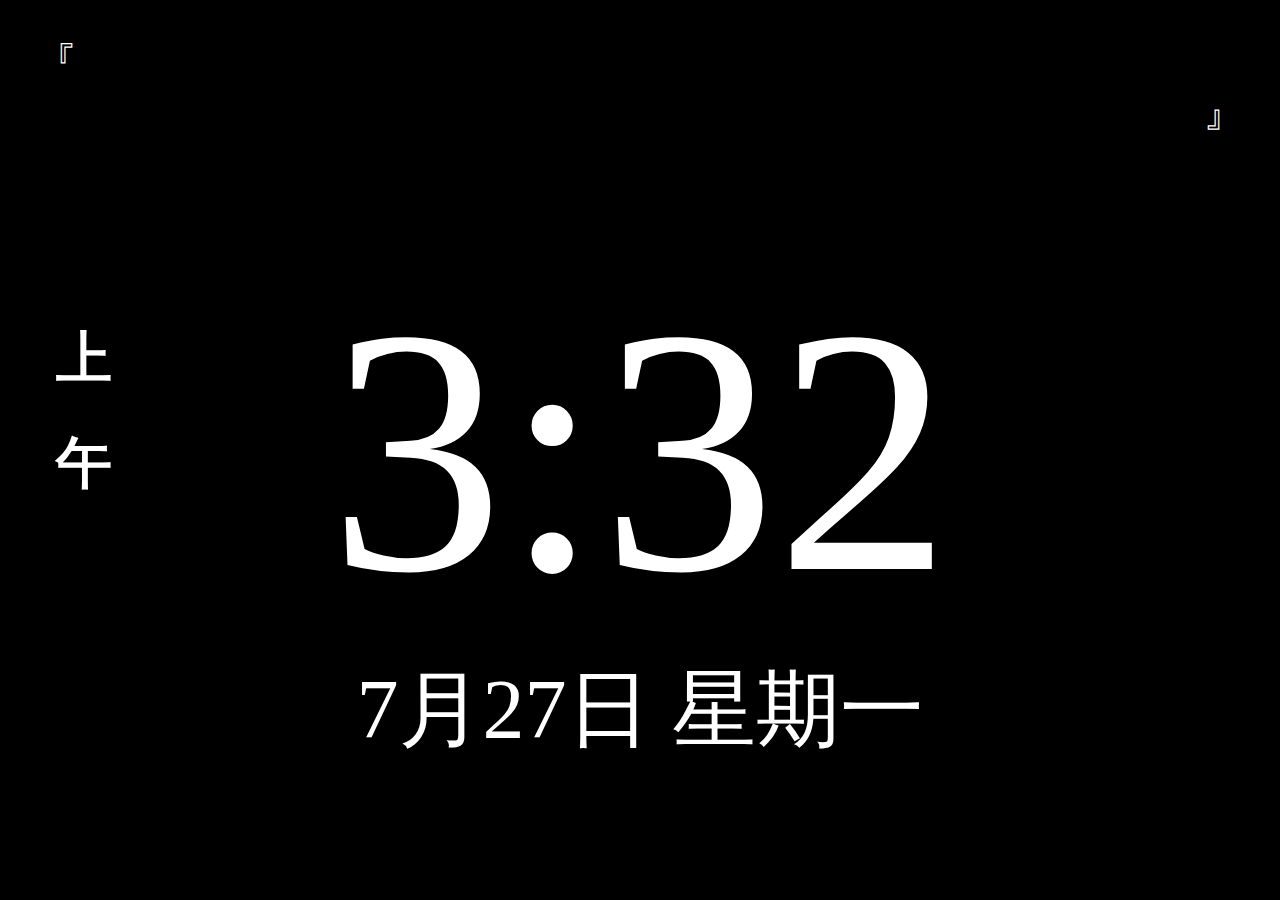
<file: refs/1pone.github.io-master/auto.html>
<!DOCTYPE html>
<html>
<head>
    <meta charset="utf-8"/>
    <title>　</title>
    <link rel="stylesheet" type="text/css" href="css/style.css">
</head>

<body>
    <div class="page">
      <!-- <div id="screensize"></div> -->
      <div class="hitokoto_container">
        <div class="hitokoto_main">
          <div class="brackets-l">『</div>
          <div id="hitokoto"></div>
          <div class="brackets-r">』</div>
        </div>
        <div id="from"></div>
      </div>

      <div class="time_container">
        <div id="apm"></div>
        <div class="time" id="time">00:00</div>
        <div class="date" id="date">1月1日 星期一</div>
      </div>

      <div class="weather_container">
          <p id="weaTitle"></p>
          <div id="weaImg"></div>
          <div id="weaTemp"></div>
          <div id="weaInfo"></div>

      </div>
    </div>


    <script>
      // 深浅色模式标示
      var lightMode = true
      // 获取设备显示尺寸
      // var width = window.screen.width
      // var height = window.screen.height
      // document.getElementById('screensize').innerHTML = '屏幕分辨率的宽：' + width + ' ' + '屏幕分辨率的高：'+height

      // 创建XMLHttpRequest对象
      function createXHR(){
        var xhr = null;
        if(window.XMLHttpRequest){
            xhr = new XMLHttpRequest();
        }else if(window.ActiveXObject){
            xhr = new ActiveXObject("Microsoft.XMLHTTP");
        }
        return xhr;
      }
      // 一言模块
      function hitokoto() {
        var xhr = createXHR();
        xhr.open('GET','https://v1.hitokoto.cn?encode=json&charset=utf-8',true);
        xhr.onreadystatechange = function(){
            if(this.readyState == 4){
              var data = JSON.parse(this.responseText)
              document.getElementById('hitokoto').innerHTML = data.hitokoto
              document.getElementById('from').innerHTML =data.from_who ? "「" + data.from + " " + data.from_who + "」" : "「" + data.from + "」"
            }
        }
        xhr.send(null);
      }

      hitokoto()
      setInterval("hitokoto()", 60 * 1000 * 60)

      // 时钟模块
      function clock() {
        var date = new Date()
        var utc8DiffMinutes = date.getTimezoneOffset() + 480
        date.setMinutes(date.getMinutes() + utc8DiffMinutes)

        var hour = date.getHours()

        // 20点后6点前启用深色模式
        if (hour > 19 || hour < 6) {
          if (lightMode) {
            document.getElementsByClassName('page')[0].style.color = '#ffffff'
            document.getElementsByClassName('page')[0].style.backgroundColor = '#000000'
            lightMode = false
          }
        } else {
          if (!lightMode) {
            document.getElementsByClassName('page')[0].style.color = '#000000'
            document.getElementsByClassName('page')[0].style.backgroundColor = '#ffffff'
            lightMode = true
          }
        }

        var apm = '上<br>午'
        if (hour > 12) {
          apm = '下<br>午'
          hour -= 12
        }

        var timeString = hour + ':' + ('0' + date.getMinutes()).slice(-2)
        var dateString = (date.getMonth() + 1) + '月' + date.getDate() + '日'
        var weekList = ['日', '一', '二', '三', '四', '五', '六']
        var weekString = '星期' + weekList[date.getDay()]

        document.getElementById('apm').innerHTML = apm
        document.getElementById("time").innerHTML = timeString
        document.getElementById("date").innerHTML = dateString + " " + weekString
      }

      clock()

      setInterval("clock()", 60 * 1000)
      
      // 天气模块
      // 固定9种类型: xue、lei、shachen、wu、bingbao、yun、yu、yin、qing
      var weaImgs = {
        xue: ['&#xe645;', '&#xe645;'],
        lei: ['&#xe643;', '&#xe643;'],
        shachen: ['&#xe646;', '&#xe646;'],
        wu: ['&#xe647;', '&#xe647;'],
        bingbao: ['&#xe667;', '&#xe667;'],
        yun: ['&#xe648;', '&#xe648;'],
        yu: ['&#xe64b;', '&#xe64b;'],
        yin: ['&#xe64a;', '&#xe652;'],
        qing: ['&#xe649;', '&#xe764;'],
        weizhi: ['&#xe6f2;', '&#xe6f2;']
      }

      function getWea(){
        var xhr = createXHR();
        // xhr.open('GET','https://tianqiapi.com/free/day?appid=48353766&appsecret=VjZ4oxd5',true);
        xhr.open('GET','https://tianqiapi.com/free/day?appid=48373524&appsecret=5iHwLsS8',true);
        xhr.onreadystatechange = function(){
            if(this.readyState == 4){
              var data = JSON.parse(this.responseText)
              // 获取天气图标信息
              var imgs = weaImgs[data.wea_img]
              var img = imgs[0]
              var date = new Date()
              var utc8DiffMinutes = date.getTimezoneOffset() + 480
              date.setMinutes(date.getMinutes() + utc8DiffMinutes)
              var hour = date.getHours()
              // 20点后天气使用夜间天气图标
              if (hour > 19 || hour < 6) {
                img = imgs[1]
              }

              var weaImg = '<span class="iconfont">'+img+'</span>' + '<div>天气：'+data.wea+'</div>';
              var weaTemp = '<div class="tempNum">'+data.tem+'<div class="symbol">&#8451;</div></div>'+'<div>当前气温</div>';
              var weaInfo = '<div>最高气温：'+data.tem_day+'&#8451;</div>'+
                          '<div>最低气温：'+data.tem_night+'&#8451;</div>'+
                          '<div>空气质量：'+data.air+'</div>'+
                          '<div>风向：'+data.win+'</div>'+
                          '<div>风速：'+data.win_speed + ' ' + data.win_meter+'</div>'+
                          '<div>更新时间：'+data.update_time+'</div>';
              document.getElementById('weaTitle').innerHTML = data.city + '当前天气'
              document.getElementById('weaImg').innerHTML = weaImg
              document.getElementById('weaTemp').innerHTML = weaTemp
              document.getElementById('weaInfo').innerHTML = weaInfo
            }
        }
        xhr.send(null);
      }

      getWea()
      setInterval("getWea()", 60 * 1000 * 20)
    </script>
</body>
</html>
</file>
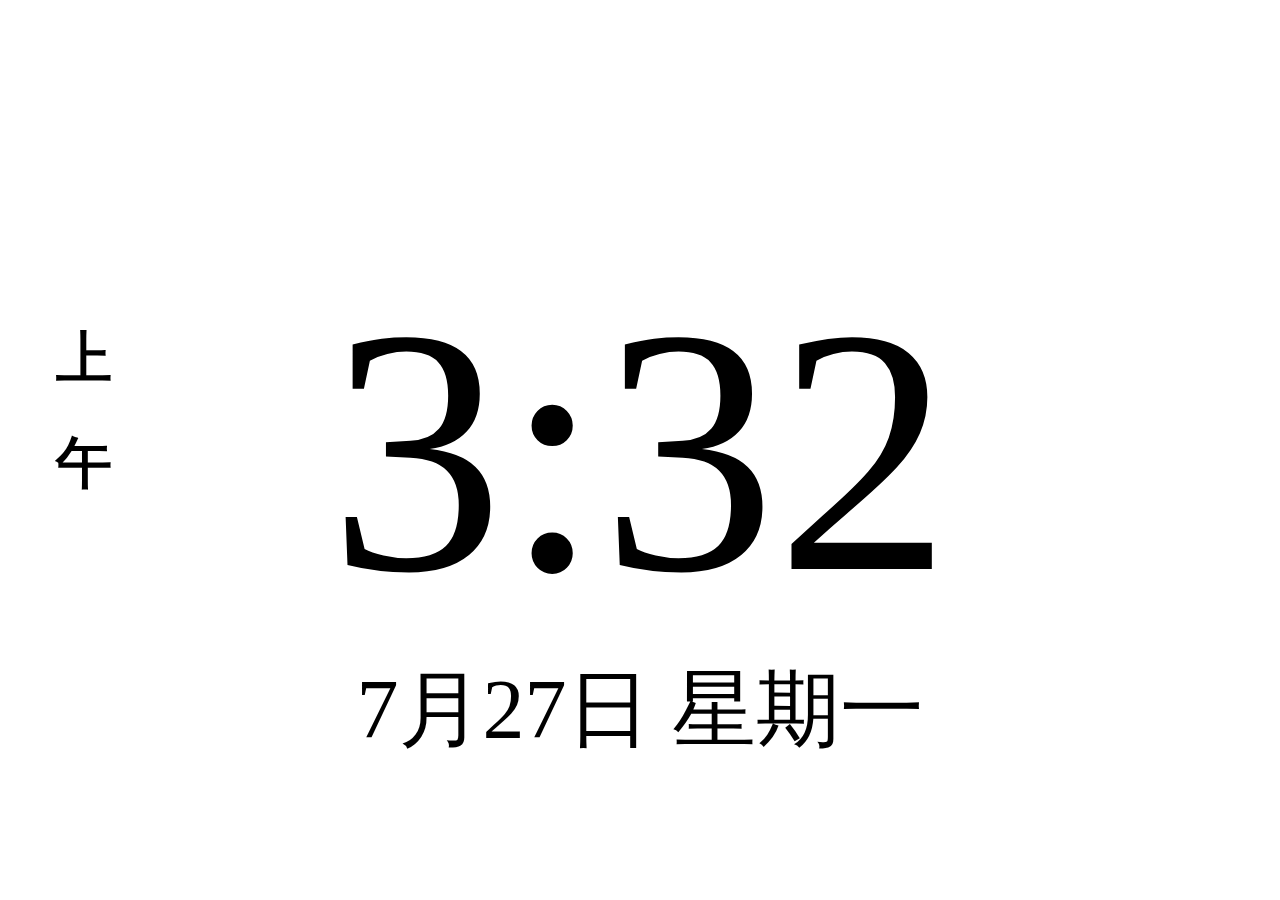
<file: refs/1pone.github.io-master/clock.html>
<!DOCTYPE html>
<html>
<head>
    <meta charset="utf-8"/>
    <title>　</title>
    <link rel="stylesheet" type="text/css" href="css/style.css">
</head>

<body>
    <div class="page">
      <div class="hitokoto_container"></div>

      <div class="time_container">
        <div id="apm"></div>
        <div class="time" id="time">00:00</div>
        <div class="date" id="date">1月1日</div>
      </div>

      <div class="weather_container"></div>
    </div>


    <script>
      // 创建XMLHttpRequest对象
      function createXHR(){
        var xhr = null;
        if(window.XMLHttpRequest){
            xhr = new XMLHttpRequest();
        }else if(window.ActiveXObject){
            xhr = new ActiveXObject("Microsoft.XMLHTTP");
        }
        return xhr;
      }

      // 时钟模块
      function clock() {
        var date = new Date()
        var utc8DiffMinutes = date.getTimezoneOffset() + 480
        date.setMinutes(date.getMinutes() + utc8DiffMinutes)

        var hour = date.getHours()

        var apm = '上<br>午'
        if (hour > 12) {
          apm = '下<br>午'
          hour -= 12
        }
        
        var timeString = hour + ':' + ('0' + date.getMinutes()).slice(-2)
        var dateString = (date.getMonth() + 1) + '月' + date.getDate() + '日'
        var weekList = ['日', '一', '二', '三', '四', '五', '六']
        var weekString = '星期' + weekList[date.getDay()]

        document.getElementById('apm').innerHTML = apm
        document.getElementById("time").innerHTML = timeString
        document.getElementById("date").innerHTML = dateString + " " + weekString
      }

      clock()

      setInterval("clock()", 60 * 1000)
    </script>
</body>
</html>
</file>
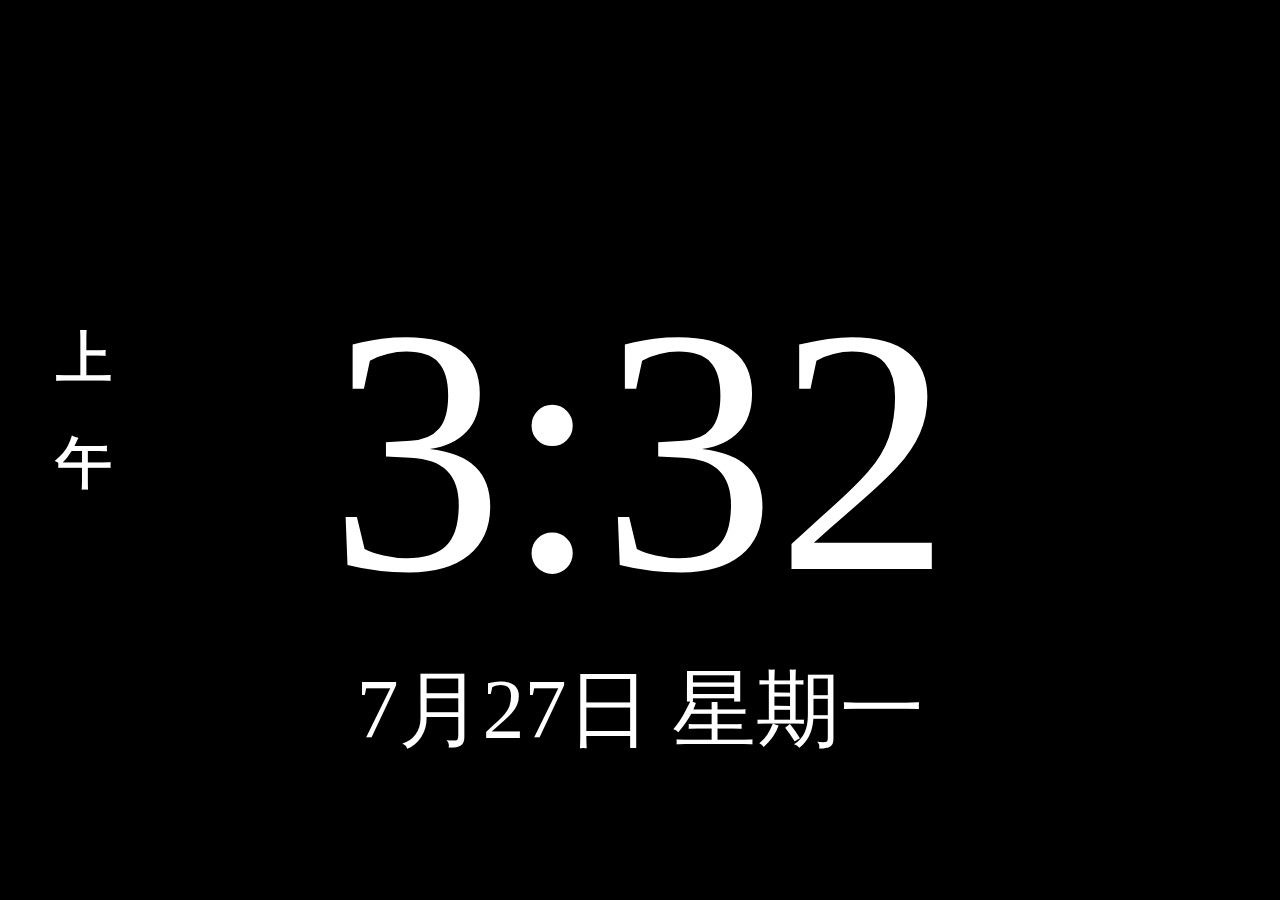
<file: refs/1pone.github.io-master/clockAuto.html>
<!DOCTYPE html>
<html>
<head>
    <meta charset="utf-8"/>
    <title>　</title>
    <link rel="stylesheet" type="text/css" href="css/style.css">
</head>

<body>
    <div class="page">
      <div class="hitokoto_container"></div>

      <div class="time_container">
        <div id="apm"></div>
        <div class="time" id="time">00:00</div>
        <div class="date" id="date">1月1日</div>
      </div>

      <div class="weather_container"></div>
    </div>


    <script>
      // 深浅色模式标示
      var lightMode = true
      // 创建XMLHttpRequest对象
      function createXHR(){
        var xhr = null;
        if(window.XMLHttpRequest){
            xhr = new XMLHttpRequest();
        }else if(window.ActiveXObject){
            xhr = new ActiveXObject("Microsoft.XMLHTTP");
        }
        return xhr;
      }

      // 时钟模块
      function clock() {
        var date = new Date()
        var utc8DiffMinutes = date.getTimezoneOffset() + 480
        date.setMinutes(date.getMinutes() + utc8DiffMinutes)

        var hour = date.getHours()

        // 20点后6点前启用深色模式
        if (hour > 19 || hour < 6) {
          if (lightMode) {
            document.getElementsByClassName('page')[0].style.color = '#ffffff'
            document.getElementsByClassName('page')[0].style.backgroundColor = '#000000'
            lightMode = false
          }
        } else {
          if (!lightMode) {
            document.getElementsByClassName('page')[0].style.color = '#000000'
            document.getElementsByClassName('page')[0].style.backgroundColor = '#ffffff'
            lightMode = true
          }
        }

        var apm = '上<br>午'
        if (hour > 12) {
          apm = '下<br>午'
          hour -= 12
        }
        var timeString = hour + ':' + ('0' + date.getMinutes()).slice(-2)
        var dateString = (date.getMonth() + 1) + '月' + date.getDate() + '日'
        var weekList = ['日', '一', '二', '三', '四', '五', '六']
        var weekString = '星期' + weekList[date.getDay()]

        document.getElementById('apm').innerHTML = apm
        document.getElementById("time").innerHTML = timeString
        document.getElementById("date").innerHTML = dateString + " " + weekString
      }

      clock()

      setInterval("clock()", 60 * 1000)
    </script>
</body>
</html>
</file>
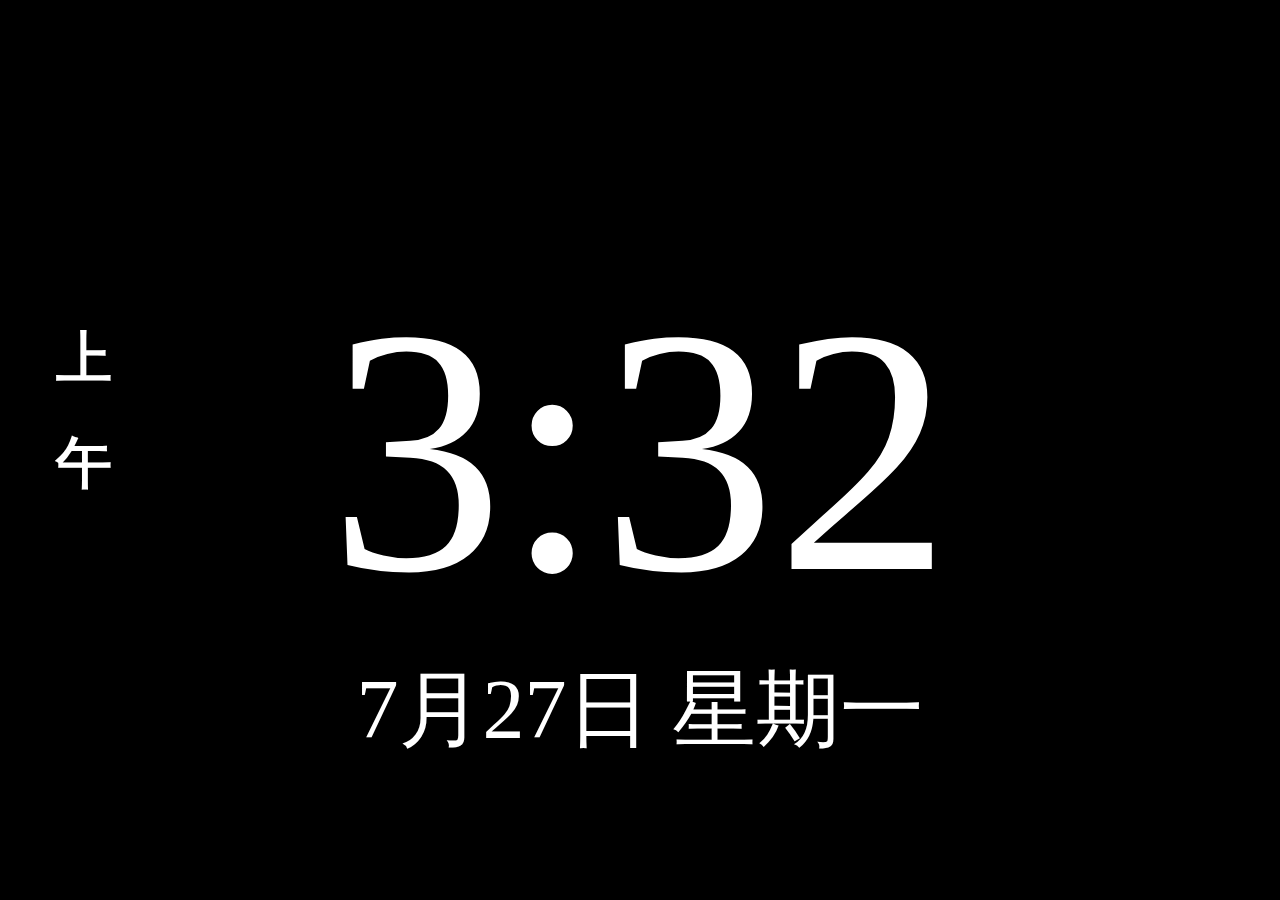
<file: refs/1pone.github.io-master/clockDark.html>
<!DOCTYPE html>
<html>
<head>
    <meta charset="utf-8"/>
    <title>　</title>
    <link rel="stylesheet" type="text/css" href="css/style.css">
    <style type="text/css">
      body {
        color: #ffffff;
        background-color: #000000;
      }
    </style>
</head>

<body>
    <div class="page">
      <div class="hitokoto_container"></div>

      <div class="time_container">
        <div id="apm"></div>
        <div class="time" id="time">00:00</div>
        <div class="date" id="date">1月1日</div>
      </div>

      <div class="weather_container"></div>
    </div>


    <script>
      // 创建XMLHttpRequest对象
      function createXHR(){
        var xhr = null;
        if(window.XMLHttpRequest){
            xhr = new XMLHttpRequest();
        }else if(window.ActiveXObject){
            xhr = new ActiveXObject("Microsoft.XMLHTTP");
        }
        return xhr;
      }

      // 时钟模块
      function clock() {
        var date = new Date()
        var utc8DiffMinutes = date.getTimezoneOffset() + 480
        date.setMinutes(date.getMinutes() + utc8DiffMinutes)

        var hour = date.getHours()
        var apm = 'a<br>m'

        var apm = '上<br>午'
        if (hour > 12) {
          apm = '下<br>午'
          hour -= 12
        }
        
        var timeString = hour + ':' + ('0' + date.getMinutes()).slice(-2)
        var dateString = (date.getMonth() + 1) + '月' + date.getDate() + '日'
        var weekList = ['日', '一', '二', '三', '四', '五', '六']
        var weekString = '星期' + weekList[date.getDay()]

        document.getElementById('apm').innerHTML = apm
        document.getElementById("time").innerHTML = timeString
        document.getElementById("date").innerHTML = dateString + " " + weekString
      }

      clock()

      setInterval("clock()", 60 * 1000)
    </script>
</body>
</html>
</file>
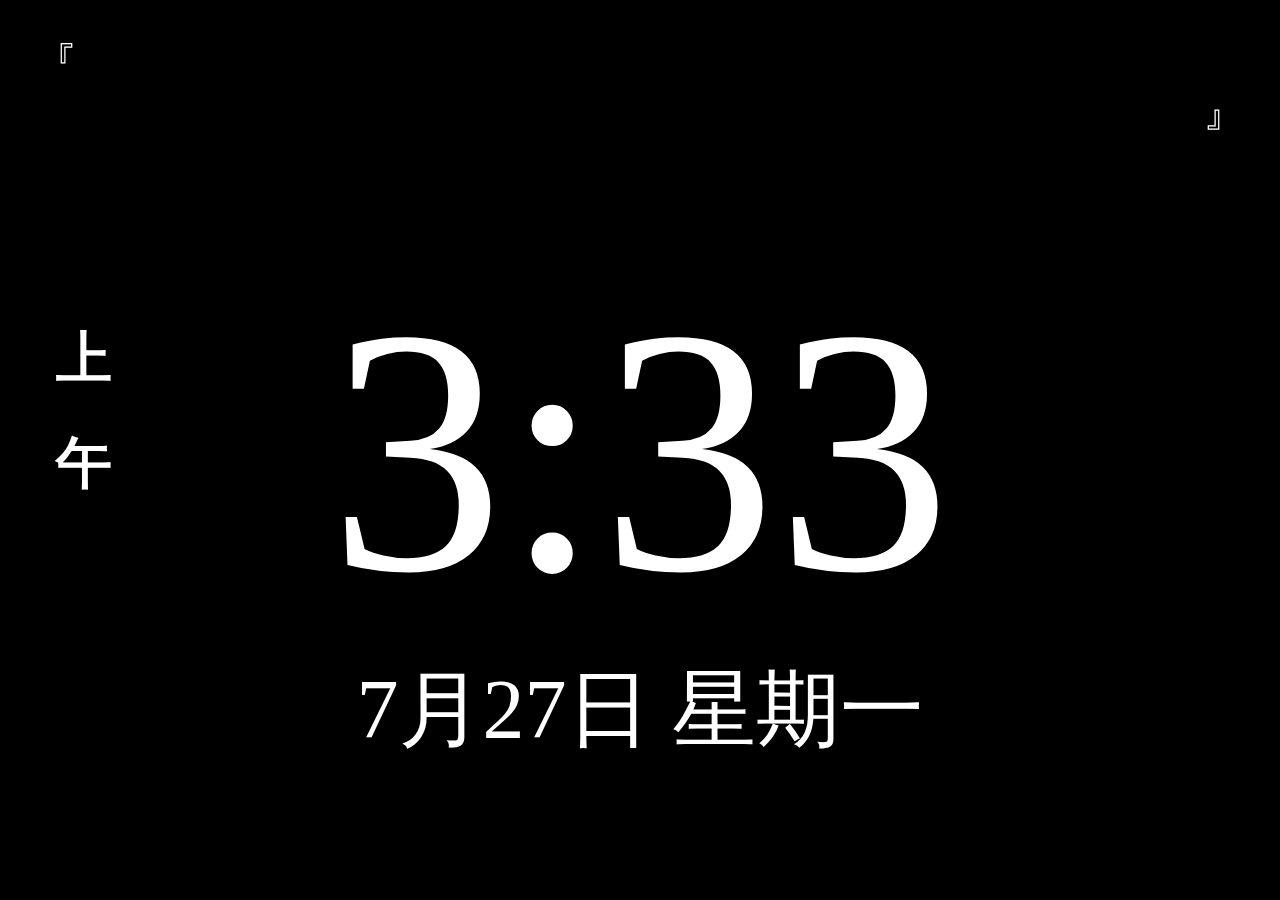
<file: refs/1pone.github.io-master/dark.html>
<!DOCTYPE html>
<html>
<head>
    <meta charset="utf-8"/>
    <title>　</title>
    <link rel="stylesheet" type="text/css" href="css/style.css">
    <style type="text/css">
      body {
        color: #ffffff;
        background-color: #000000;
      }
    </style>
</head>

<body>
    <div class="page">
      <!-- <div id="screensize"></div> -->
      <div class="hitokoto_container">
        <div class="hitokoto_main">
          <div class="brackets-l">『</div>
          <div id="hitokoto"></div>
          <div class="brackets-r">』</div>
        </div>
        <div id="from"></div>
      </div>

      <div class="time_container">
        <div id="apm"></div>
        <div class="time" id="time">00:00</div>
        <div class="date" id="date">1月1日 星期一</div>
      </div>

      <div class="weather_container">
          <p id="weaTitle"></p>
          <div id="weaImg"></div>
          <div id="weaTemp"></div>
          <div id="weaInfo"></div>
      </div>
    </div>

    <script>
      // 创建XMLHttpRequest对象
      function createXHR(){
        var xhr = null;
        if(window.XMLHttpRequest){
            xhr = new XMLHttpRequest();
        }else if(window.ActiveXObject){
            xhr = new ActiveXObject("Microsoft.XMLHTTP");
        }
        return xhr;
      }
      // 一言模块
      function hitokoto() {
        var xhr = createXHR();
        xhr.open('GET','https://v1.hitokoto.cn?encode=json&charset=utf-8',true);
        xhr.onreadystatechange = function(){
            if(this.readyState == 4){
              var data = JSON.parse(this.responseText)
              document.getElementById('hitokoto').innerHTML = data.hitokoto
              document.getElementById('from').innerHTML =data.from_who ? "「" + data.from + " " + data.from_who + "」" : "「" + data.from + "」"
            }
        }
        xhr.send(null);
      }

      hitokoto()
      setInterval("hitokoto()", 60 * 1000 * 60)

      // 时钟模块
      function clock() {
        var date = new Date()
        var utc8DiffMinutes = date.getTimezoneOffset() + 480
        date.setMinutes(date.getMinutes() + utc8DiffMinutes)

        var hour = date.getHours()
        var apm = '上<br>午'
        if (hour > 12) {
          apm = '下<br>午'
          hour -= 12
        }
        var timeString = hour + ':' + ('0' + date.getMinutes()).slice(-2)
        var dateString = (date.getMonth() + 1) + '月' + date.getDate() + '日'
        var weekList = ['日', '一', '二', '三', '四', '五', '六']
        var weekString = '星期' + weekList[date.getDay()]

        document.getElementById('apm').innerHTML = apm
        document.getElementById("time").innerHTML = timeString
        document.getElementById("date").innerHTML = dateString + " " + weekString
      }

      clock()

      setInterval("clock()", 60 * 1000)
      
      // 天气模块
      // 固定9种类型: xue、lei、shachen、wu、bingbao、yun、yu、yin、qing
      var weaImgs = {
        xue: ['&#xe645;', '&#xe645;'],
        lei: ['&#xe643;', '&#xe643;'],
        shachen: ['&#xe646;', '&#xe646;'],
        wu: ['&#xe647;', '&#xe647;'],
        bingbao: ['&#xe667;', '&#xe667;'],
        yun: ['&#xe648;', '&#xe648;'],
        yu: ['&#xe64b;', '&#xe64b;'],
        yin: ['&#xe64a;', '&#xe652;'],
        qing: ['&#xe649;', '&#xe764;'],
        weizhi: ['&#xe6f2;', '&#xe6f2;']
      }

      function getWea(){
        var xhr = createXHR();
        // xhr.open('GET','https://tianqiapi.com/free/day?appid=48353766&appsecret=VjZ4oxd5',true);
        xhr.open('GET','https://tianqiapi.com/free/day?appid=48373524&appsecret=5iHwLsS8',true);
        xhr.onreadystatechange = function(){
            if(this.readyState == 4){
              var data = JSON.parse(this.responseText)
              // 获取天气图标信息
              var imgs = weaImgs[data.wea_img]
              var img = imgs[0]
              var date = new Date()
              var utc8DiffMinutes = date.getTimezoneOffset() + 480
              date.setMinutes(date.getMinutes() + utc8DiffMinutes)
              var hour = date.getHours()
              // 20点后天气使用夜间天气图标
              if (hour > 19 || hour < 6) {
                img = imgs[1]
              }

              var weaImg = '<span class="iconfont">'+img+'</span>' + '<div>天气：'+data.wea+'</div>';
              var weaTemp = '<div class="tempNum">'+data.tem+'<div class="symbol">&#8451;</div></div>'+'<div>当前气温</div>';
              var weaInfo = '<div>最高气温：'+data.tem_day+'&#8451;</div>'+
                          '<div>最低气温：'+data.tem_night+'&#8451;</div>'+
                          '<div>空气质量：'+data.air+'</div>'+
                          '<div>风向：'+data.win+'</div>'+
                          '<div>风速：'+data.win_speed + ' ' + data.win_meter+'</div>'+
                          '<div>更新时间：'+data.update_time+'</div>';
              document.getElementById('weaTitle').innerHTML = data.city + '当前天气'
              document.getElementById('weaImg').innerHTML = weaImg
              document.getElementById('weaTemp').innerHTML = weaTemp
              document.getElementById('weaInfo').innerHTML = weaInfo
            }
        }
        xhr.send(null);
      }

      getWea()
      setInterval("getWea()", 60 * 1000 * 20)
    </script>
</body>
</html>
</file>
<file: refs/1pone.github.io-master/css/style.css>
@media screen and (min-width: 500px) {
  html {
    font-size: 16px;
  }
}

@media screen and (min-width: 1000px) {
  html {
    font-size: 28px;
  }
}

@font-face {
  font-family: "iconfont";
  src: url("./font/iconfont.eot");
  src: url("./font/iconfont.eot?#iefix") format("embedded-opentype"),
    url("./font/iconfont.woff2") format("woff2"),
    url("./font/iconfont.woff") format("woff"),
    url("./font/iconfont.ttf") format("truetype"),
    url("./font/iconfont.svg#iconfont") format("svg");
}

.iconfont {
  font-family: "iconfont" !important;
  font-size: 16px;
  font-style: normal;
  -webkit-font-smoothing: antialiased;
  -moz-osx-font-smoothing: grayscale;
}

body {
  color: #000000;
  background-color: #ffffff;
  margin: 0;
  padding: 0;
}

ul {
  list-style: none;
  margin: 0;
  padding: 0;
}

li {
  line-height: 2rem;
}

li div {
  display: inline-block;
}

.page {
  position: fixed;
  width: 100%;
  height: 100%;
}

.hitokoto_container {
  height: 20%;
  margin: 1.25rem;
}

.hitokoto_main {
  position: relative;
  text-align: center;
  font-size: 1.5rem;
}

.brackets-l {
  position: absolute;
  top: 0;
  left: 0;
}

.brackets-r {
  position: absolute;
  bottom: 0;
  right: 0;
}

#hitokoto {
  padding: 1.875rem 2.5rem;
}

#from {
  float: right;
  font-size: 1rem;
  margin: 0.5rem;
}

.weibo_container {
  text-align: center;
  height: 20%;
  margin: 1.25rem;
  font-size: 1.5rem;
}

.weibo_title {
  padding-bottom: 0.5rem;
}

#hot_word, #hot_word_num {
  display: inline-block;
}

#hot_word {
  text-align: left;
  margin-right: 1rem;
  max-width: 25rem;
}

#hot_word_num {
  width: auto;
}

#hot_word li,#hot_word_num {
  text-overflow: ellipsis;
  white-space: nowrap;
  overflow: hidden;
}

.time_container {
  position: relative;
  height: 40%;
  width: 100%;
  top: 0;
  margin: auto;
  text-align: center;
}

#apm {
  display: inline-block;
  font-size: 2rem;
  font-weight: 600;
  line-height: 3.75rem;
  position: absolute;
  top: 2rem;
  left: 2rem;
}

.time {
  font-size: 12.5rem;
  display: inline-block;
}

.date {
  font-size: 3rem;
}

.weather_container {
  height: 40%;
  text-align: center;
}

#weaTitle {
  margin-left: 2.5rem;
  font-size: 1.5rem;
}

#weaImg {
  display: inline-block;
  margin-right: 2.5rem;
}

.iconfont {
  font-size: 7.5rem;
  width: 7.5rem;
}

#weaTemp {
  display: inline-block;
  margin-right: 2.5rem;
}

.tempNum {
  display: inline-block;
  font-size: 6.875rem;
}

.symbol {
  display: inline-block;
  font-size: 3rem;
}

#weaInfo {
  display: inline-block;
  font-size: 1rem;
  line-height: 1.5rem;
}
</file>
<file: refs/1pone.github.io-master/24/css/style.css>
@media screen and (min-width: 500px) {
  html {
    font-size: 16px;
  }
}

@media screen and (min-width: 1000px) {
  html {
    font-size: 28px;
  }
}

@font-face {
  font-family: "iconfont";
  src: url("./font/iconfont.eot");
  src: url("./font/iconfont.eot?#iefix") format("embedded-opentype"),
    url("./font/iconfont.woff2") format("woff2"),
    url("./font/iconfont.woff") format("woff"),
    url("./font/iconfont.ttf") format("truetype"),
    url("./font/iconfont.svg#iconfont") format("svg");
}

.iconfont {
  font-family: "iconfont" !important;
  font-size: 16px;
  font-style: normal;
  -webkit-font-smoothing: antialiased;
  -moz-osx-font-smoothing: grayscale;
}

body {
  color: #000000;
  background-color: #ffffff;
  margin: 0;
  padding: 0;
}

ul {
  list-style: none;
  margin: 0;
  padding: 0;
}

li {
  line-height: 2rem;
}

li div {
  display: inline-block;
}

.page {
  position: fixed;
  width: 100%;
  height: 100%;
}

.hitokoto_container {
  height: 20%;
  margin: 1.25rem;
}

.hitokoto_main {
  position: relative;
  text-align: center;
  font-size: 1.5rem;
}

.brackets-l {
  position: absolute;
  top: 0;
  left: 0;
}

.brackets-r {
  position: absolute;
  bottom: 0;
  right: 0;
}

#hitokoto {
  padding: 1.875rem 2.5rem;
}

#from {
  float: right;
  font-size: 1rem;
  margin: 0.5rem;
}

.weibo_container {
  text-align: center;
  height: 20%;
  margin: 1.25rem;
  font-size: 1.5rem;
}

.weibo_title {
  padding-bottom: 0.5rem;
}

#hot_word, #hot_word_num {
  display: inline-block;
}

#hot_word {
  text-align: left;
  margin-right: 1rem;
  max-width: 25rem;
}

#hot_word_num {
  width: auto;
}

#hot_word li,#hot_word_num {
  text-overflow: ellipsis;
  white-space: nowrap;
  overflow: hidden;
}

.time_container {
  position: relative;
  height: 40%;
  width: 100%;
  top: 0;
  margin: auto;
  text-align: center;
}

#apm {
  display: inline-block;
  font-size: 2rem;
  font-weight: 600;
  line-height: 3.75rem;
  position: absolute;
  /* top: 2rem; */
  left: 2rem;
}

.time {
  font-size: 12.5rem;
  display: inline-block;
}

.date {
  font-size: 3rem;
}

.weather_container {
  height: 40%;
  text-align: center;
}

#weaTitle {
  margin-left: 2.5rem;
  font-size: 1.5rem;
}

#weaImg {
  display: inline-block;
  margin-right: 2.5rem;
}

.iconfont {
  font-size: 7.5rem;
  width: 7.5rem;
}

#weaTemp {
  display: inline-block;
  margin-right: 2.5rem;
}

.tempNum {
  display: inline-block;
  font-size: 6.875rem;
}

.symbol {
  display: inline-block;
  font-size: 3rem;
}

#weaInfo {
  display: inline-block;
  font-size: 1rem;
  line-height: 1.5rem;
}
</file>
<file: refs/1pone.github.io-master/beta/css/style.css>
@media screen and (min-width: 500px) {
    html {
        font-size: 16px;
    }
}

@media screen and (min-width: 1000px) {
    html {
        font-size: 28px;
    }
}

@font-face {
    font-family: "iconfont";
    src: url("./font/iconfont.eot");
    src: url("./font/iconfont.eot?#iefix") format("embedded-opentype"), url("./font/iconfont.woff2") format("woff2"), url("./font/iconfont.woff") format("woff"), url("./font/iconfont.ttf") format("truetype"), url("./font/iconfont.svg#iconfont") format("svg");
}

.iconfont {
    font-family: "iconfont" !important;
    font-size: 7.5rem;
    width: 7.5rem;
    font-weight: 100;
    font-style: normal;
    -webkit-font-smoothing: antialiased;
    -moz-osx-font-smoothing: grayscale;
}

.clearfix:after {
    content: "";
    display: block;
    clear: both;
}

html {
    width: 100%;
    height: 100%;
}

body {
    width: 100%;
    height: 100%;
    color: #000000;
    background-color: #ffffff;
    margin: 0;
    padding: 0;
    overflow-x: hidden;
    overflow-y: hidden;
}

.horizontal {
    transform: rotate(90deg);
    -webkit-transform: rotate(90deg);
    -ms-transform: rotate(90deg);
    -moz-transform: rotate(90deg);
    -o-transform: rotate(90deg);
    transform-origin: center center;
}

ul {
    list-style: none;
    margin: 0;
    padding: 0;
}

li {
    line-height: 2rem;
}

li div {
    display: inline-block;
}

.page {
    position: relative;
    width: 100%;
    height: 100%;
    display: flex;
    flex-direction: column;
    align-items: center;
}

#log_container {
    position: absolute;
    top: 0;
    left: 0;
}

#top {
    height: 15%;
    width: 100%;
    text-align: center;
    margin: 1.25rem;
    flex-shrink: 0;
}

#middle {
    height: 40%;
    width: 100%;
    text-align: center;
}

#bottom {
    height: 40%;
    width: 100%;
    text-align: center;
    flex-shrink: 0;
}

.nonetop_container {
    height: 100%;
}

.hitokoto_container {
    margin: 0 1rem;
    padding: 0.5rem 0;
}

.hitokoto_main {
    position: relative;
    text-align: center;
    font-size: 1.5rem;
}

.brackets-l {
    position: absolute;
    top: 0;
    left: 0;
}

.brackets-r {
    position: absolute;
    bottom: 0;
    right: 0;
}

#hitokoto {
    padding: 1.875rem 2.5rem;
}

#from {
    float: right;
    font-size: 1.25rem;
    margin: 0.5rem;
}

.weibo_container {
    font-size: 1.5rem;
}

.weibo_title {
    padding-bottom: 0.5rem;
}

#hot_word,
#hot_word_num {
    display: inline-block;
}

#hot_word {
    text-align: left;
    margin-right: 1rem;
    max-width: 25rem;
}

#hot_word_num {
    width: auto;
}

#hot_word li,
#hot_word_num {
    text-overflow: ellipsis;
    white-space: nowrap;
    overflow: hidden;
}

.time_container {
    position: relative;
}

#apm {
    display: inline-block;
    font-size: 2rem;
    font-weight: 600;
    line-height: 3.75rem;
    position: absolute;
    top: 50%;
    left: 3%;
    width: 4rem;
    height: 7.5rem;
    margin-top: -5.5rem;
}

.time {
    font-size: 12.5rem;
    font-weight: normal;
    border: 1px solid;
}

.date {
    font-size: 3rem;
}

.weather_container {
    margin-top: 2rem;
}

#weaTitle {
    font-size: 1.5rem;
}

#weaImg {
    display: inline-block;
    margin-right: 2.5rem;
    font-size: 1.5rem;
}

#weaImg>div,
#weaTemp>div:last-child {
    margin-top: 0.75rem;
}

#weaTemp {
    display: inline-block;
    margin-right: 2.5rem;
    font-size: 1.5rem;
}

.tempNum {
    display: inline-block;
    font-size: 6.875rem;
    font-weight: 400;
}

.symbol {
    display: inline-block;
    font-size: 3rem;
}

#weaInfo {
    display: inline-block;
    font-size: 1.5rem;
    line-height: 1.75rem;
}

.pic {
    color: #ffffff;
    -webkit-text-stroke: 1px #000;
    background-position: center;
    background-size: cover;
    background-repeat: no-repeat;
    -webkit-filter: grayscale(100%);
    /*background-image: url('https://source.unsplash.com/random/1072x1448');*/
    font-weight: 800;
}

.white {
    color: #000000;
    background-color: #ffffff;
    background-image: none !important;
}

.dark {
    color: #ffffff;
    background-color: #000000;
    background-image: none !important;
}
</file>
<file: css/fonts.css>
@font-face {
    font-family: "Bahnschrift";
    font-display: swap;
    src: url("./font/bahnschrift.ttf");
}

@font-face {
    font-family: Politica;
    src: url([data-uri]);
    src: url([data-uri]) format("truetype");
    font-display: swap;
}

@font-face {
    font-family: "QKB";
    font-display: swap;
    src: url("./font/FZQKB.ttf");
} 

@font-face {
    font-family: "Mitype2018-90";
    font-display: swap;
    src: url("./font/Mitype2018-90.otf");
}

@font-face {
    src: url([data-uri]) format("truetype");
    font-display: swap;
    font-family: numFont
}

@font-face {
    font-family: "DINOT-Light";
    src: url("./font/DINOT-Light.svg")
}
</file>
<file: css/main.css>
body {
    padding: 0;
    margin: 0;
    /* font-family: "MiLan"; */
}
.bottom{
    width: 100%;
    text-align: center;
    opacity: 0;
}
a {
    text-decoration: none !important;
    color: #000;
}

a:active {
    background-color: #000;
    color: #fff;

}

.time-and-calendar-area {
    width: 100%;
    background: #fff;
    height: 340px;
    margin:50px 0 30px;
}

.expand-btn {
    border: none;
    background: none;
    position: absolute;
    right: 20px;
    margin-top: 10px;
}

.expand-btn:active {
    /* border: 5px solid #fff; */
    background: #aaa;
    position: absolute;
    right: 10px;
}

.expand-icon {
    width: 30px;
    padding-top: 5px;
}

.extensions-area {
    margin: 40px 0;
    width: 100%;
    /* margin-bottom: 40px; */
}

.extensions-area-container {
    margin: 0 40px;
    border-radius: 20px;
    overflow: hidden;
    border: 2px #222 solid;
}

.padding {
    text-overflow: ellipsis;
    white-space: nowrap;
    overflow: hidden;
}

.button-text {
    width: 20px;
    height: 70px;
    line-height: 70px;
    font-size: 25px;
    text-decoration: none;
}

.link-block {
    outline: 1px solid black;
    width: 50%;
    height: 150px;
    display: block;
    justify-content: center;
    align-items: center;
    float: left;
}

.padding {
    /* background: #aaa; */
    height: 70px;
    width: 70%;
    margin: 40px auto;
}

.icon-wx {
    width: 50px;
    display: block;
    float: left;
    margin: 10px 5px;
}

.icon-reabble {
    width: 40px;
    display: block;
    float: left;
    margin: 15px 15px;
}

.icon-volmoe {
    width: 190px;
}

.tomato {
    clear: both;
}

.right {
    margin: 29px 10px;
    /* float:left; */
    width: 40%;
    height: 100%;
    /* background: #000; */
}

.block {
    display: block;
}

.calendar {
    /* font-weight: 100; */
    font-family:
        /* Mitype2018-90, */
        /* Politica, */
        /* numFont, */
        /* DINOT-Light, */
        Bahnschrift,
        Helvetica,
        Futura;
    /* STHeitiTC; */
    width: 100%;
    /* font-weight: 800; */
    /* background: #555; */

}
.year-content,
.month-content,
.time-content {
    font-size: 30px;
    /* background: #aaa; */
    text-align: center;
    margin: auto;
}
.day-content {
    text-align: center;
    height: 100%;
    /* float:left; */
    font-size: 220px;
    margin: auto;
    font-family:
        /* DINOT-Light, */
        Bahnschrift,
        /* Mitype2018-90, */
        numFont,
        /* Politica, */
        Bookerly,
        Palatino,
        Caecilia;
    line-height: 200px;
    margin-top: 30px;
}


.week-content{
    font-family: Bookerly,
    QKB,
    STYuan,
    STKai,
    STSong;
    line-height: 70px;
    font-size: 40px;
    text-align: center;
    margin: auto;
}
.time-content {
    font-size: 30px;
    /* position: absolute; */
    /* right: 30px; */
    top: 0px;
    margin: auto;

    /* position: static; */
    right:0;
    display: none;
}

.time-content #localtime {
    font-family: numFont, Bahnschrift, Futura;
    /* line-height: 40px; */
    /* font-size: 60px; */
    /* float: right; */
    /* padding-left: 10px; */
    
    float: none;
    font-size: 220px;
    line-height: 200px;
}

.time-content #apm {
    /* float: left; */
    /* font-size: 20px; */
    /* line-height: 65px; */

    float: none;
    font-family: Bookerly,
    QKB,
    STYuan,
    STKai,
    STSong;
    font-size: 40px;
    /* padding-top: 30px; */
}

.widgets-container{
    width: 100%;
    height: auto;
}
.widgets-border {
    margin: 0 40px;
    border: 2px #222 solid;
    border-radius: 20px;
    overflow: hidden;
    height: 250px;
}
/* 一言 */
.hitokoto-contents {
    padding: 50px 10px;
    /* border: 2px #222 solid; */
    border-radius: 20px;
}

.hitokoto-contents #hitokoto {
    font-family: Bookerly,
    QKB,
    STYuan,
    STKai,
    STSong;
    font-size: 30px;
    text-align: center;
    height: 100px;
    line-height: 40px;
    vertical-align: middle;
    /* color: #000; */
}

.hitokoto-contents #from {
    /* width: 100%; */
    text-align: right;
    padding-right: 30px;
}

/* 微博热搜 */
.hot_list ul {

    list-style: none;
    margin: 0;
    padding: 0;
}
.hot_list {
    text-align: center;
    font-size: 1.2rem;
    padding: 20px 0;
}

#hot_word,
#hot_word_num {
    display: inline-block;
}

#hot_word {
    font-family: Bahnschrift,
        QKB;
    text-align: left;
    margin-right: 1rem;
    max-width: 17rem;
    line-height: 2rem;
}

#hot_word_num {
    font-family: numFont, Bahnschrift;
    width: auto;
    text-align: right;
    line-height: 2rem;

}

#hot_word li,
#hot_word_num {
    text-overflow: ellipsis;
    white-space: nowrap;
    overflow: hidden;
}

.weibo-hot-QR {
    padding: 50px 0;
    width: 100px;
}

/* 天气 */
#he-plugin-standard {
    padding: 10px 0 !important;
    height: 13rem !important;
    width: 100% !important;
    background: transparent!important;
}

.wv-lt-col-5 {
    display: none !important;
}

.wv-lt-col-7,
.wv-lt-location {
    width: 100% !important;
    text-align: center !important;

}

.wv-lt-location>span {
    font-size: 1.3rem !important;
}

.wv-lt-col-7>div>a {
    display: none !important;
}

.wv-n-h-now-txt>span {
    font-size: 1.5rem !important;
    font-family: QKB !important;
}

.wv-n-h-now-tmp>span {
    font-size: 4rem !important;
    font-family: Bahnschrift, Mitype2018-90  !important;
}
.wv-v-h-col-left>div{
    height: auto!important;
}
.wv-n-h-now-content {
    width: 50% !important;
}

.wv-n-h-now-img {

    text-align: right;
    width: 50% !important;

}

.wv-n-h-now-img>img {
    width: 6rem !important;
}
#he-plugin-standard>div>div.wv-v-h-col-left{
      width: 100%!important;
}
.wv-n-h-now-txt>div>div{
    display: none!important;
}
.wv-n-h-now-tmp>div{
    /* float: right !important; */
}
.wv-n-h-now-tmp>div>span{
    padding: 0 5px;
    font-size: 1.5rem !important;
    background: #333;
    color: #fff !important;
    border-radius: 5px;
    /* border: 1px #000 solid; */
}
.wv-n-h-now-txt>div>span::before{
    content: "·";
}
.wv-n-h-now-txt>div>span{
    font-size: 1.5rem !important;
    font-family: QKB !important;
    color: #222 !important;
    /* padding: 0 5px;
    font-size: 1.5rem !important;
    background: #333;
    color: #fff!important;
    border-radius: 5px; */
    /* border: 1px #000 solid; */
}
.wv-n-h-now-txt>div{
    float: left !important;
    /* float: initial !important; */
}
.wv-n-h-now-txt>span{
    float: left !important;

}
.wv-n-h-now-rain{
    text-align: center !important;
    margin: auto !important;
    padding: 20px 0;
    float: initial !important;
    position: relative !important;
}
.wv-n-h-now-rain>span{
    font-size: 1.1rem!important;
}
.wv-n-h-now-rain>a>img{
    width: 1.6rem!important;
}
.wv-a-alarm{
    font-size: 20px !important;
    background: #000!important;
    text-decoration: none!important;
}
.wv-n-h-now-alarm{
    position: static!important;
    /* right: 0; */
    padding: 0 0 5px 0!important;
    margin-left: 0 !important;
    
}

/* 单向历 */
#oneWayUrl>div>span{
    font-family:STSong,QKB;
    font-size: 40px;

}
</file>
<file: css/tomato.css>
body{
    padding: 0;
    margin: 0;
}
.tomato {
    padding-bottom: 10px;
}

#countDownArea {
    display: block;
    padding: 0 0 20px 0;
    margin: 0;
    text-align: center;
    line-height: 420px;
    font-size: 120px;
    color: #fff;
    font-family: numFont,Bahnschrift,
        Palatino,
        Caecilia,
        Bookerly, "Times New Roman";
    /* font-weight: 800; */
}

#description {
    color: #fff;
    /* text-align: center; */
    padding: 10px;

}
.tarea {
    border: 2px solid #fff;
    background: transparent;
    color: white;
    /* font-size: 30px; */
    text-align: center;
    border-radius: 0px;
    padding: 10px 20px;
    width: 100px;
    border-radius: 5px;

}



#functions {
    font-size: 30px;
    text-align: center;
    color: #fff;
}

.buttons {
    /* border: 2px solid #fff; */
    /* border: 2px solid #000; */
    border: none;
    background: none;
    color: white;
    border-radius: 5px;
    padding: 20px 30px;
    font-family: 'iconfont' !important;
    font-size: 30px;
}
#pause,
#start{
    /* border: 2px solid #000; */
    border-radius: 50%;
    width: 100px;
    height:100px;
    background: #fff;
    color: #000;
    font-size: 2.2rem;
    margin: 0 20px;
}
#start:active {
    background: #000;
    color: #fff;
}
.buttons:active {
    background: #fff;
    color: #000;

}
#settingArea{
    /* opacity: 0; */
}
</file>
<file: css/iconfont/iconfont.css>
@font-face {font-family: "iconfont";
  src: url('./iconfont.eot?t=1611465518526'); /* IE9 */
  src: url('./iconfont.eot?t=1611465518526#iefix') format('embedded-opentype'), /* IE6-IE8 */
  url('[data-uri]') format('woff2'),
  url('./iconfont.woff?t=1611465518526') format('woff'),
  url('./iconfont.ttf?t=1611465518526') format('truetype'), /* chrome, firefox, opera, Safari, Android, iOS 4.2+ */
  url('./iconfont.svg?t=1611465518526#iconfont') format('svg'); /* iOS 4.1- */
}

.iconfont {
  font-family: "iconfont" !important;
  font-size: 16px;
  font-style: normal;
  -webkit-font-smoothing: antialiased;
  -moz-osx-font-smoothing: grayscale;
}

.icon-back:before {
  content: "\e724";
}

.icon-error:before {
  content: "\e72a";
}

.icon-right:before {
  content: "\e73b";
}

.icon-true:before {
  content: "\e73e";
}

.icon-reset:before {
  content: "\e633";
}

.icon-setting:before {
  content: "\e612";
}

.icon-pause:before {
  content: "\e6da";
}

.icon-play:before {
  content: "\e6de";
}
</file>
<file: css/iconfont/demo.css>
/* Logo 字体 */
@font-face {
  font-family: "iconfont logo";
  src: url('https://at.alicdn.com/t/font_985780_km7mi63cihi.eot?t=1545807318834');
  src: url('https://at.alicdn.com/t/font_985780_km7mi63cihi.eot?t=1545807318834#iefix') format('embedded-opentype'),
    url('https://at.alicdn.com/t/font_985780_km7mi63cihi.woff?t=1545807318834') format('woff'),
    url('https://at.alicdn.com/t/font_985780_km7mi63cihi.ttf?t=1545807318834') format('truetype'),
    url('https://at.alicdn.com/t/font_985780_km7mi63cihi.svg?t=1545807318834#iconfont') format('svg');
}

.logo {
  font-family: "iconfont logo";
  font-size: 160px;
  font-style: normal;
  -webkit-font-smoothing: antialiased;
  -moz-osx-font-smoothing: grayscale;
}

/* tabs */
.nav-tabs {
  position: relative;
}

.nav-tabs .nav-more {
  position: absolute;
  right: 0;
  bottom: 0;
  height: 42px;
  line-height: 42px;
  color: #666;
}

#tabs {
  border-bottom: 1px solid #eee;
}

#tabs li {
  cursor: pointer;
  width: 100px;
  height: 40px;
  line-height: 40px;
  text-align: center;
  font-size: 16px;
  border-bottom: 2px solid transparent;
  position: relative;
  z-index: 1;
  margin-bottom: -1px;
  color: #666;
}


#tabs .active {
  border-bottom-color: #f00;
  color: #222;
}

.tab-container .content {
  display: none;
}

/* 页面布局 */
.main {
  padding: 30px 100px;
  width: 960px;
  margin: 0 auto;
}

.main .logo {
  color: #333;
  text-align: left;
  margin-bottom: 30px;
  line-height: 1;
  height: 110px;
  margin-top: -50px;
  overflow: hidden;
  *zoom: 1;
}

.main .logo a {
  font-size: 160px;
  color: #333;
}

.helps {
  margin-top: 40px;
}

.helps pre {
  padding: 20px;
  margin: 10px 0;
  border: solid 1px #e7e1cd;
  background-color: #fffdef;
  overflow: auto;
}

.icon_lists {
  width: 100% !important;
  overflow: hidden;
  *zoom: 1;
}

.icon_lists li {
  width: 100px;
  margin-bottom: 10px;
  margin-right: 20px;
  text-align: center;
  list-style: none !important;
  cursor: default;
}

.icon_lists li .code-name {
  line-height: 1.2;
}

.icon_lists .icon {
  display: block;
  height: 100px;
  line-height: 100px;
  font-size: 42px;
  margin: 10px auto;
  color: #333;
  -webkit-transition: font-size 0.25s linear, width 0.25s linear;
  -moz-transition: font-size 0.25s linear, width 0.25s linear;
  transition: font-size 0.25s linear, width 0.25s linear;
}

.icon_lists .icon:hover {
  font-size: 100px;
}

.icon_lists .svg-icon {
  /* 通过设置 font-size 来改变图标大小 */
  width: 1em;
  /* 图标和文字相邻时，垂直对齐 */
  vertical-align: -0.15em;
  /* 通过设置 color 来改变 SVG 的颜色/fill */
  fill: currentColor;
  /* path 和 stroke 溢出 viewBox 部分在 IE 下会显示
      normalize.css 中也包含这行 */
  overflow: hidden;
}

.icon_lists li .name,
.icon_lists li .code-name {
  color: #666;
}

/* markdown 样式 */
.markdown {
  color: #666;
  font-size: 14px;
  line-height: 1.8;
}

.highlight {
  line-height: 1.5;
}

.markdown img {
  vertical-align: middle;
  max-width: 100%;
}

.markdown h1 {
  color: #404040;
  font-weight: 500;
  line-height: 40px;
  margin-bottom: 24px;
}

.markdown h2,
.markdown h3,
.markdown h4,
.markdown h5,
.markdown h6 {
  color: #404040;
  margin: 1.6em 0 0.6em 0;
  font-weight: 500;
  clear: both;
}

.markdown h1 {
  font-size: 28px;
}

.markdown h2 {
  font-size: 22px;
}

.markdown h3 {
  font-size: 16px;
}

.markdown h4 {
  font-size: 14px;
}

.markdown h5 {
  font-size: 12px;
}

.markdown h6 {
  font-size: 12px;
}

.markdown hr {
  height: 1px;
  border: 0;
  background: #e9e9e9;
  margin: 16px 0;
  clear: both;
}

.markdown p {
  margin: 1em 0;
}

.markdown>p,
.markdown>blockquote,
.markdown>.highlight,
.markdown>ol,
.markdown>ul {
  width: 80%;
}

.markdown ul>li {
  list-style: circle;
}

.markdown>ul li,
.markdown blockquote ul>li {
  margin-left: 20px;
  padding-left: 4px;
}

.markdown>ul li p,
.markdown>ol li p {
  margin: 0.6em 0;
}

.markdown ol>li {
  list-style: decimal;
}

.markdown>ol li,
.markdown blockquote ol>li {
  margin-left: 20px;
  padding-left: 4px;
}

.markdown code {
  margin: 0 3px;
  padding: 0 5px;
  background: #eee;
  border-radius: 3px;
}

.markdown strong,
.markdown b {
  font-weight: 600;
}

.markdown>table {
  border-collapse: collapse;
  border-spacing: 0px;
  empty-cells: show;
  border: 1px solid #e9e9e9;
  width: 95%;
  margin-bottom: 24px;
}

.markdown>table th {
  white-space: nowrap;
  color: #333;
  font-weight: 600;
}

.markdown>table th,
.markdown>table td {
  border: 1px solid #e9e9e9;
  padding: 8px 16px;
  text-align: left;
}

.markdown>table th {
  background: #F7F7F7;
}

.markdown blockquote {
  font-size: 90%;
  color: #999;
  border-left: 4px solid #e9e9e9;
  padding-left: 0.8em;
  margin: 1em 0;
}

.markdown blockquote p {
  margin: 0;
}

.markdown .anchor {
  opacity: 0;
  transition: opacity 0.3s ease;
  margin-left: 8px;
}

.markdown .waiting {
  color: #ccc;
}

.markdown h1:hover .anchor,
.markdown h2:hover .anchor,
.markdown h3:hover .anchor,
.markdown h4:hover .anchor,
.markdown h5:hover .anchor,
.markdown h6:hover .anchor {
  opacity: 1;
  display: inline-block;
}

.markdown>br,
.markdown>p>br {
  clear: both;
}


.hljs {
  display: block;
  background: white;
  padding: 0.5em;
  color: #333333;
  overflow-x: auto;
}

.hljs-comment,
.hljs-meta {
  color: #969896;
}

.hljs-string,
.hljs-variable,
.hljs-template-variable,
.hljs-strong,
.hljs-emphasis,
.hljs-quote {
  color: #df5000;
}

.hljs-keyword,
.hljs-selector-tag,
.hljs-type {
  color: #a71d5d;
}

.hljs-literal,
.hljs-symbol,
.hljs-bullet,
.hljs-attribute {
  color: #0086b3;
}

.hljs-section,
.hljs-name {
  color: #63a35c;
}

.hljs-tag {
  color: #333333;
}

.hljs-title,
.hljs-attr,
.hljs-selector-id,
.hljs-selector-class,
.hljs-selector-attr,
.hljs-selector-pseudo {
  color: #795da3;
}

.hljs-addition {
  color: #55a532;
  background-color: #eaffea;
}

.hljs-deletion {
  color: #bd2c00;
  background-color: #ffecec;
}

.hljs-link {
  text-decoration: underline;
}

/* 代码高亮 */
/* PrismJS 1.15.0
https://prismjs.com/download.html#themes=prism&languages=markup+css+clike+javascript */
/**
 * prism.js default theme for JavaScript, CSS and HTML
 * Based on dabblet (http://dabblet.com)
 * @author Lea Verou
 */
code[class*="language-"],
pre[class*="language-"] {
  color: black;
  background: none;
  text-shadow: 0 1px white;
  font-family: Consolas, Monaco, 'Andale Mono', 'Ubuntu Mono', monospace;
  text-align: left;
  white-space: pre;
  word-spacing: normal;
  word-break: normal;
  word-wrap: normal;
  line-height: 1.5;

  -moz-tab-size: 4;
  -o-tab-size: 4;
  tab-size: 4;

  -webkit-hyphens: none;
  -moz-hyphens: none;
  -ms-hyphens: none;
  hyphens: none;
}

pre[class*="language-"]::-moz-selection,
pre[class*="language-"] ::-moz-selection,
code[class*="language-"]::-moz-selection,
code[class*="language-"] ::-moz-selection {
  text-shadow: none;
  background: #b3d4fc;
}

pre[class*="language-"]::selection,
pre[class*="language-"] ::selection,
code[class*="language-"]::selection,
code[class*="language-"] ::selection {
  text-shadow: none;
  background: #b3d4fc;
}

@media print {

  code[class*="language-"],
  pre[class*="language-"] {
    text-shadow: none;
  }
}

/* Code blocks */
pre[class*="language-"] {
  padding: 1em;
  margin: .5em 0;
  overflow: auto;
}

:not(pre)>code[class*="language-"],
pre[class*="language-"] {
  background: #f5f2f0;
}

/* Inline code */
:not(pre)>code[class*="language-"] {
  padding: .1em;
  border-radius: .3em;
  white-space: normal;
}

.token.comment,
.token.prolog,
.token.doctype,
.token.cdata {
  color: slategray;
}

.token.punctuation {
  color: #999;
}

.namespace {
  opacity: .7;
}

.token.property,
.token.tag,
.token.boolean,
.token.number,
.token.constant,
.token.symbol,
.token.deleted {
  color: #905;
}

.token.selector,
.token.attr-name,
.token.string,
.token.char,
.token.builtin,
.token.inserted {
  color: #690;
}

.token.operator,
.token.entity,
.token.url,
.language-css .token.string,
.style .token.string {
  color: #9a6e3a;
  background: hsla(0, 0%, 100%, .5);
}

.token.atrule,
.token.attr-value,
.token.keyword {
  color: #07a;
}

.token.function,
.token.class-name {
  color: #DD4A68;
}

.token.regex,
.token.important,
.token.variable {
  color: #e90;
}

.token.important,
.token.bold {
  font-weight: bold;
}

.token.italic {
  font-style: italic;
}

.token.entity {
  cursor: help;
}
</file>
